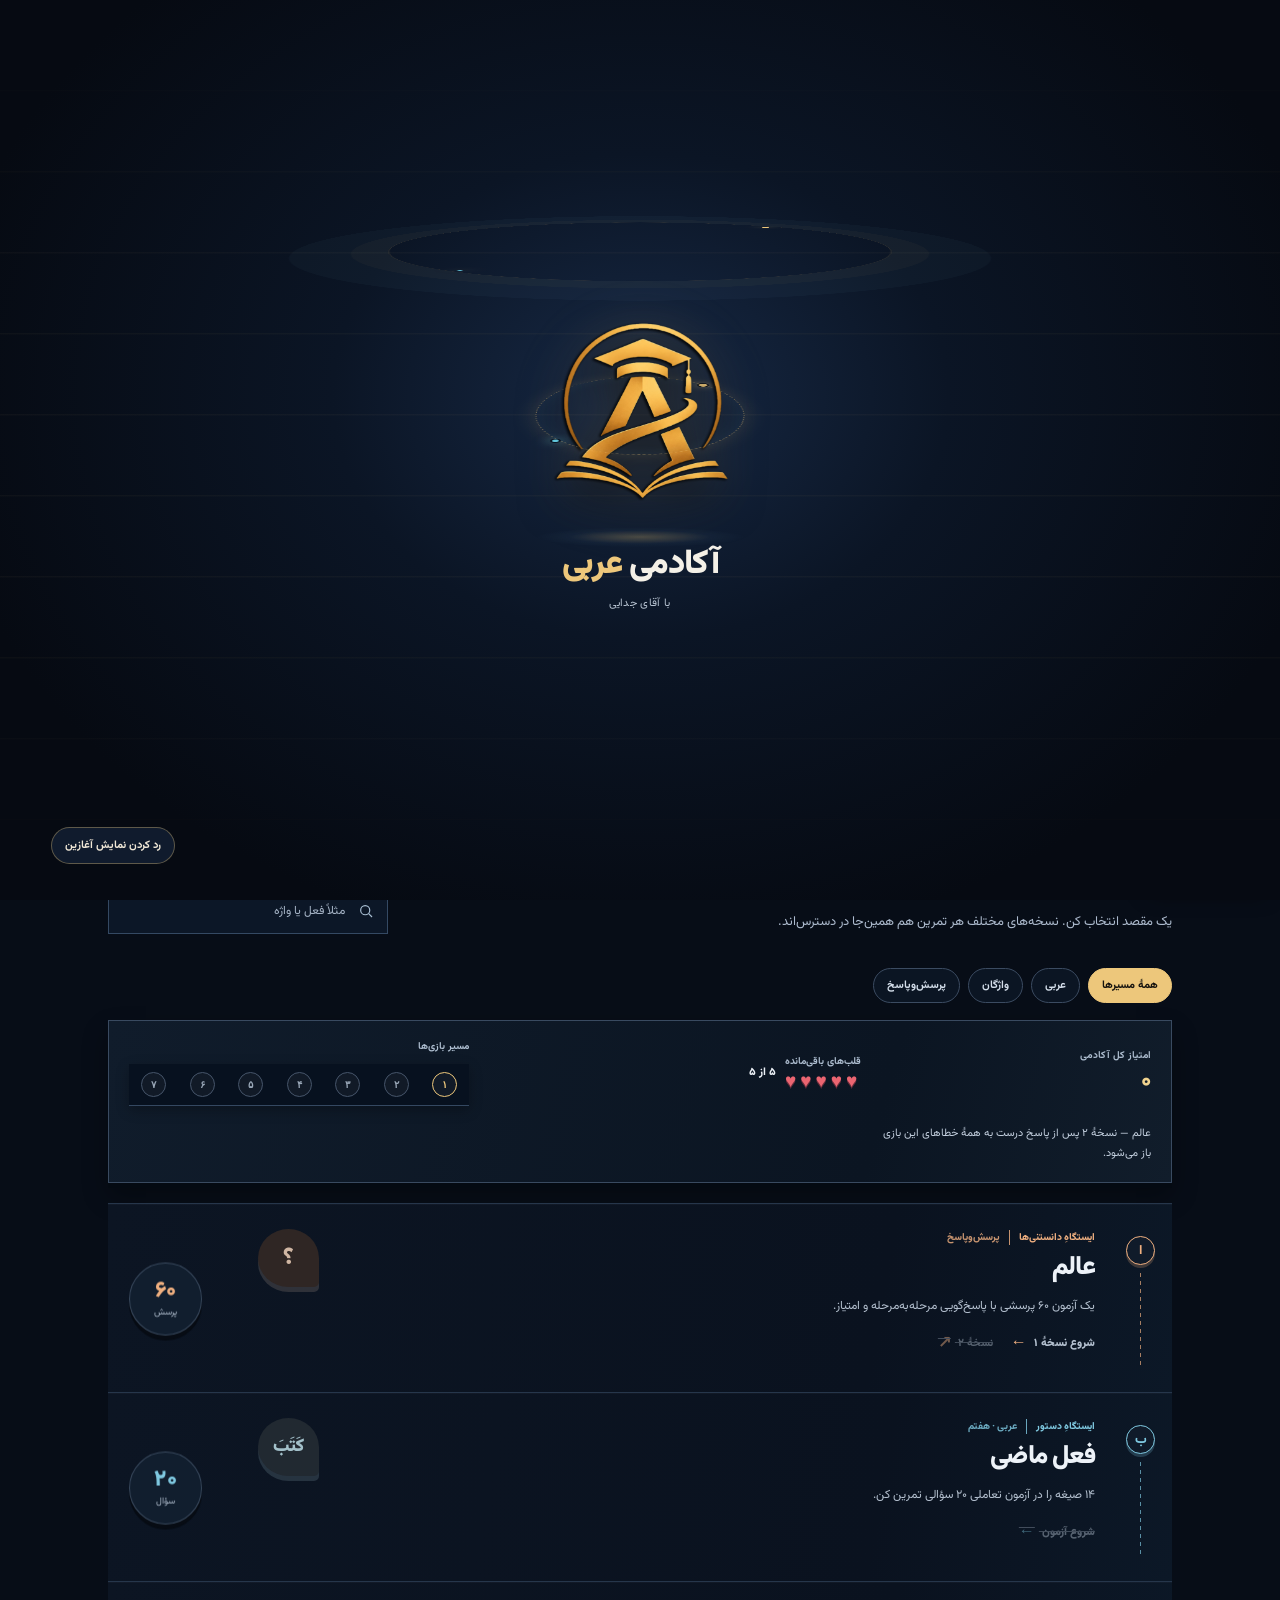
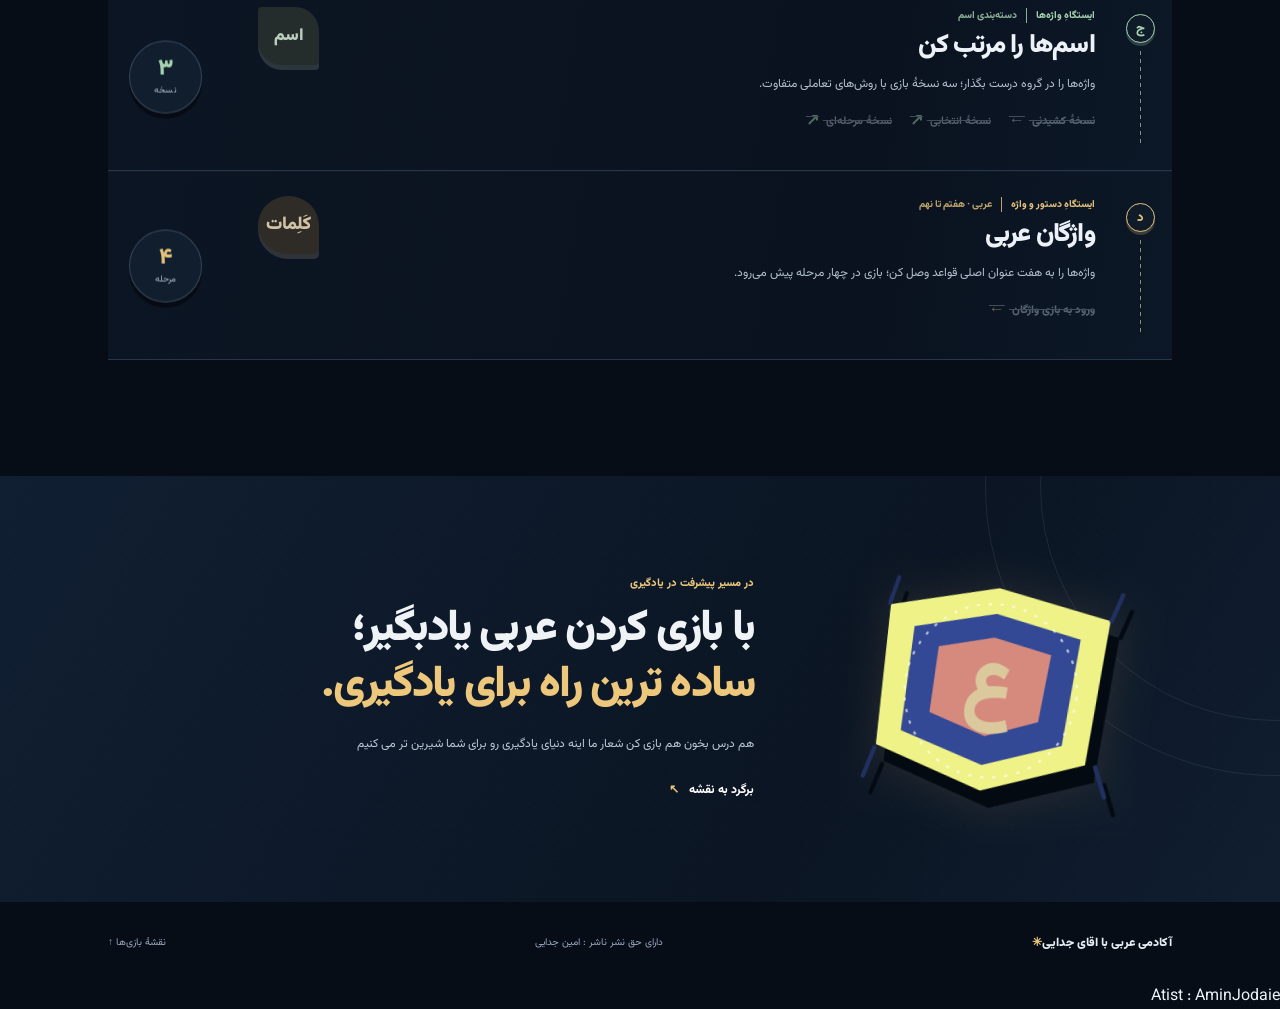
<file: Arabic Academy/index.html>
<!--
THESIS: آکادمی جدایی اتاق مطالعه‌ای زنده برای بازی‌های عربی است؛ نه فهرستی از کارت‌های هم‌شکل.
OWN-WORLD: چوبِ تیره، فلزِ لاجوردی و ورقِ طلایی، با دفترهای برجسته و ابزار نوشتاریِ شناور، سراسر تجربه را می‌سازند.
STORY: دانش‌آموز یک بازی را از میز آکادمی برمی‌دارد و همان بازیِ اصلی را بی‌وقفه انجام می‌دهد.
FIRST VIEWPORT: لوگوی طلایی در آغاز می‌چرخد و می‌نشیند؛ سپس نام آکادمی و میزِ بازی‌های سه‌بعدی با اقدامِ آغازِ روشن آشکار می‌شود.
FORM: بازطراحیِ اتاق مطالعهٔ سه‌بعدی با CSS؛ هفت بازی اصلی، فارسی و راست‌به‌چپ، با حرکتِ سبک و رعایتِ کاهش حرکت.
-->
<!doctype html>
<html lang="fa" dir="rtl">
<head>
  <meta charset="utf-8">
  <meta name="viewport" content="width=device-width, initial-scale=1">
  <meta name="theme-color" content="#080f1d">
  <meta name="description" content="بازی‌های آموزشی و تمرین عربی با منابع استاد غلامحسین جدایی؛ اتاق مطالعهٔ سه‌بعدی آکادمی جدایی.">
  <title>آکادمی جدایی | بازی‌های آموزشی عربی</title>
  <link rel="icon" href="favicon.svg" type="image/svg+xml">
  <link rel="stylesheet" href="styles.css">
  <link rel="stylesheet" href="academy-progress.css">
  <script src="academy-progress.js" defer></script>
  <script src="app.js" defer></script>
</head>
<body>
  <div class="academy-loader" id="academy-loader" role="status" aria-label="آکادمی عربی با آقای جدایی در حال آماده‌شدن است">
    <div class="loader-orbit" aria-hidden="true"></div>
    <div class="loader-logo-wrap">
      <span class="loader-floor" aria-hidden="true"></span>
      <span class="loader-seal-orbit" aria-hidden="true"></span>
      <img class="loader-logo" src="assets/academy-logo.png" alt="نشان آکادمی عربی">
    </div>
    <p class="loader-name">آکادمی <span>عربی</span></p>
    <p class="loader-caption">با آقای جدایی</p>
    <button class="loader-skip" id="loader-skip" type="button">رد کردن نمایش آغازین</button>
  </div>
  <div id="page-home">
    <header class="site-header">
      <a class="brand" href="#" aria-label="آکادمی جدایی، صفحهٔ اصلی">
        <span class="brand-mark" aria-hidden="true">
          <img src="assets/academy-logo.png" alt="">
        </span>
        <span><strong>آکادمی</strong><small>جدایی</small></span>
      </a>
      <nav class="main-nav" aria-label="پیمایش اصلی">
        <a href="#atlas">نقشهٔ بازی‌ها</a>
        <a href="#about">دربارهٔ آکادمی</a>
      </nav>
      <a class="header-cta" href="#atlas">پیدا کردن بازی <span aria-hidden="true">↙</span></a>
    </header>

    <main>
      <section class="hero" aria-labelledby="hero-title">
        <div class="study-desk" aria-hidden="true">
          <span class="study-desk-edge"></span>
        </div>
        <div class="floating-study-set" aria-hidden="true">
          <div class="study-book study-book-large"><span>قواعد</span><i></i></div>
          <div class="study-book study-book-small"><span>عربي</span><i></i></div>
          <div class="study-pencil"><i></i></div>
          <div class="study-pencil study-pencil-blue"><i></i></div>
          <span class="study-orbit study-orbit-one"></span>
          <span class="study-orbit study-orbit-two"></span>
        </div>
        <div class="hero-copy">
          <p class="hero-stamp"><span aria-hidden="true"></span>هم بازی هم درس با اکادمی عربی اقای جدایی</p>
          <h1 id="hero-title">عربی را<br><em>بازی کن.</em></h1>
          <p class="hero-description">از فعل ماضی تا دسته‌بندی واژه‌ها؛ مسیر بعدی‌ات را پیدا کن و همان‌جا بازی را شروع کن.</p>
          <div class="hero-actions">
            <a class="button button-sun" href="#atlas">دیدن نقشهٔ بازی‌ها <span aria-hidden="true">←</span></a>
            <a class="text-link" href="#about">آشنایی با آکادمی <span aria-hidden="true">↙</span></a>
          </div>
          <p class="hero-byline">با محتوای آموزشیِ استاد غلامحسین جدایی</p>
        </div>

        <div class="atlas-illustration" id="atlas-illustration">
          <div class="atlas-topline"><span>نقشهٔ تمرین</span><span>۴ مسیر <i aria-hidden="true">✳</i></span></div>
          <svg class="atlas-map" id="atlas-map" viewBox="0 0 760 410" role="group" aria-labelledby="map-title map-description">
            <title id="map-title">نقشهٔ چهار مسیر بازی در آکادمی جدایی</title>
            <desc id="map-description">مسیرهای دانستنی‌ها، فعل ماضی، دسته‌بندی اسم‌ها و واژگان عربی؛ برای باز کردن هر بازی روی نام آن بزنید.</desc>
            <defs>
              <pattern id="atlas-dots" width="22" height="22" patternUnits="userSpaceOnUse">
                <circle cx="2" cy="2" r="1.2" fill="#fff" opacity=".23"/>
              </pattern>
              <filter id="route-shadow" x="-30%" y="-30%" width="160%" height="160%">
                <feDropShadow dx="0" dy="6" stdDeviation="5" flood-color="#102b92" flood-opacity=".28"/>
              </filter>
            </defs>
            <path d="M0 0h760v410H0z" fill="url(#atlas-dots)"/>
            <path class="map-route map-route-sun" d="M75 290c72-4 94-100 186-93s96 99 191 79 105-104 224-89" />
            <path class="map-route map-route-coral" d="M78 290c85 12 106 88 212 78s94-95 183-92 110 86 206 45" />
            <path class="map-route map-route-dash" d="M80 290c105 1 111-110 197-104s103 119 197 82 114-80 210-81" />

            <g class="map-compass" transform="translate(675 74)" aria-hidden="true">
              <circle r="30" fill="#19379f" stroke="#ffffff" stroke-opacity=".44"/>
              <path d="M0-21 6 0 0 21-6 0 0-21Z" fill="#f1f845"/>
              <path d="m-21 0 21-6 21 6-21 6-21-6Z" fill="#ff806c"/>
              <circle r="4" fill="#fff"/>
            </g>

            <a class="map-stop stop-world" href="#atlas" data-launch-game="world-1" aria-label="شروع بازی پرسش‌وپاسخ عالم، نسخهٔ ۱">
              <circle class="stop-ring" cx="85" cy="289" r="43"/>
              <circle class="stop-core" cx="85" cy="289" r="34"/>
              <text class="stop-symbol" x="85" y="300" text-anchor="middle">؟</text>
              <text class="stop-label" x="85" y="352" text-anchor="middle">عالم</text>
              <text class="stop-small" x="85" y="374" text-anchor="middle">پرسش‌وپاسخ</text>
            </a>
            <a class="map-stop stop-past" href="#atlas" data-launch-game="past" aria-label="شروع آزمون فعل ماضی پایه هفتم">
              <circle class="stop-ring" cx="276" cy="197" r="43"/>
              <circle class="stop-core" cx="276" cy="197" r="34"/>
              <text class="stop-symbol arabic-symbol" x="276" y="208" text-anchor="middle">كَتَبَ</text>
              <text class="stop-label" x="276" y="123" text-anchor="middle">فعل ماضی</text>
              <text class="stop-small" x="276" y="145" text-anchor="middle">۱۴ صیغه · پایهٔ هفتم</text>
            </a>
            <a class="map-stop stop-nouns" href="#atlas" data-launch-game="noun-drag" aria-label="شروع بازی دسته‌بندی اسم‌ها، نسخهٔ ۱">
              <circle class="stop-ring" cx="464" cy="276" r="43"/>
              <circle class="stop-core" cx="464" cy="276" r="34"/>
              <text class="stop-symbol" x="464" y="287" text-anchor="middle">اسم</text>
              <text class="stop-label" x="464" y="341" text-anchor="middle">دسته‌بندی اسم‌ها</text>
              <text class="stop-small" x="464" y="363" text-anchor="middle">بازیِ واژه‌ها</text>
            </a>
            <a class="map-stop stop-vocab" href="#atlas" data-launch-game="vocab" aria-label="شروع بازی دسته‌بندی واژگان عربی">
              <circle class="stop-ring" cx="670" cy="188" r="43"/>
              <circle class="stop-core" cx="670" cy="188" r="34"/>
              <text class="stop-symbol arabic-symbol" x="670" y="199" text-anchor="middle">عَرَبِيّ</text>
              <text class="stop-label" x="670" y="254" text-anchor="middle">واژگان عربی</text>
              <text class="stop-small" x="670" y="276" text-anchor="middle">هفتم تا نهم</text>
            </a>
            <g class="map-island" transform="translate(374 55)" aria-hidden="true">
              <path d="M0 0c23-16 59-10 72 10 12 18-1 41-25 45-25 5-57-5-59-26C-14 17-10 7 0 0Z" fill="#fa7966"/>
              <text x="26" y="28" text-anchor="middle" class="island-letter">ا</text>
            </g>
            <text class="map-coordinate" x="36" y="38">۳۵° کلمه · ۰۲° دستور</text>
          </svg>
          <div class="atlas-legend"><span><b></b> مسیرهای تمرین</span><span>برای ورود، یک ایستگاه را انتخاب کن <i aria-hidden="true">↗</i></span></div>
        </div>
        <div class="hero-edge" aria-hidden="true"><span>ا</span><span>ب</span><span>ج</span><span>د</span></div>
      </section>

      <section class="route-section" id="atlas" aria-labelledby="atlas-title">
        <div class="section-intro">
          <div>
            <p class="section-label"><span>اطلسِ آکادمی</span><span class="section-spark" aria-hidden="true">✳</span></p>
            <h2 id="atlas-title">نقشهٔ بازی‌ها</h2>
            <p class="section-description">یک مقصد انتخاب کن. نسخه‌های مختلف هر تمرین هم همین‌جا در دسترس‌اند.</p>
          </div>
          <label class="search-box">
            <span class="sr-only">جست‌وجو میان بازی‌ها</span>
            <svg viewBox="0 0 24 24" aria-hidden="true"><circle cx="10.8" cy="10.8" r="6.8"/><path d="m16 16 5 5"/></svg>
            <input id="game-search" type="search" placeholder="مثلاً فعل یا واژه" autocomplete="off">
          </label>
        </div>

        <div class="filter-row" role="group" aria-label="دسته‌بندی بازی‌ها">
          <button class="filter-button is-active" type="button" data-filter="all" aria-pressed="true">همهٔ مسیرها</button>
          <button class="filter-button" type="button" data-filter="arabic" aria-pressed="false">عربی</button>
          <button class="filter-button" type="button" data-filter="words" aria-pressed="false">واژگان</button>
          <button class="filter-button" type="button" data-filter="quiz" aria-pressed="false">پرسش‌وپاسخ</button>
        </div>

        <section class="academy-progress-overview" id="academy-progress-overview" aria-label="پیشرفت و قلب‌های آکادمی">
          <div>
            <span class="academy-overview-label">امتیاز کل آکادمی</span>
            <strong class="academy-overview-score" id="academy-progress-score">۰</strong>
          </div>
          <div class="academy-overview-hearts">
            <div>
              <span class="academy-overview-label">قلب‌های باقی‌مانده</span>
              <div class="academy-heart-list" id="academy-heart-list" aria-hidden="true"></div>
            </div>
            <span class="academy-heart-count" id="academy-heart-count">۵ از ۵</span>
          </div>
          <div class="academy-journey-wrap">
            <span class="academy-overview-label">مسیر بازی‌ها</span>
            <div class="academy-game-progress" id="academy-game-progress" aria-label="پیشرفت در هفت بازی"></div>
          </div>
          <p class="academy-progress-message" id="academy-progress-message" role="status" aria-live="polite"></p>
        </section>

        <div class="route-list" id="route-list">
          <article class="route-entry entry-world" data-category="quiz" data-search="عالم پرسش پاسخ دانستنی سوال ۶۰">
            <div class="entry-route" aria-hidden="true"><span class="entry-index">ا</span><span class="entry-line"></span><span class="entry-pin"></span></div>
            <div class="entry-content">
              <div class="entry-heading">
                <div><p class="entry-type">ایستگاهِ دانستنی‌ها <span>پرسش‌وپاسخ</span></p><h3>عالم</h3></div>
                <span class="entry-glyph" aria-hidden="true">؟</span>
              </div>
              <p class="entry-summary">یک آزمون ۶۰ پرسشی با پاسخ‌گویی مرحله‌به‌مرحله و امتیاز.</p>
              <div class="entry-actions">
                <button class="launch-link launch-primary" type="button" data-launch-game="world-1">شروع نسخهٔ ۱ <span aria-hidden="true">←</span></button>
                <button class="launch-link" type="button" data-launch-game="world-2">نسخهٔ ۲ <span aria-hidden="true">↗</span></button>
              </div>
            </div>
            <div class="entry-note"><span>۶۰</span><small>پرسش</small></div>
          </article>

          <article class="route-entry entry-past" data-category="arabic" data-search="فعل ماضی عربی پایه هفتم صیغه آزمون">
            <div class="entry-route" aria-hidden="true"><span class="entry-index">ب</span><span class="entry-line"></span><span class="entry-pin"></span></div>
            <div class="entry-content">
              <div class="entry-heading">
                <div><p class="entry-type">ایستگاهِ دستور <span>عربی · هفتم</span></p><h3>فعل ماضی</h3></div>
                <span class="entry-glyph arabic-glyph" aria-hidden="true">كَتَبَ</span>
              </div>
              <p class="entry-summary">۱۴ صیغه را در آزمون تعاملی ۲۰ سؤالی تمرین کن.</p>
              <div class="entry-actions"><button class="launch-link launch-primary" type="button" data-launch-game="past">شروع آزمون <span aria-hidden="true">←</span></button></div>
            </div>
            <div class="entry-note"><span>۲۰</span><small>سؤال</small></div>
          </article>

          <article class="route-entry entry-nouns" data-category="words" data-search="اسم واژه دسته بندی کلمه درگ انتخاب جایگذاری">
            <div class="entry-route" aria-hidden="true"><span class="entry-index">ج</span><span class="entry-line"></span><span class="entry-pin"></span></div>
            <div class="entry-content">
              <div class="entry-heading">
                <div><p class="entry-type">ایستگاهِ واژه‌ها <span>دسته‌بندی اسم</span></p><h3>اسم‌ها را مرتب کن</h3></div>
                <span class="entry-glyph entry-glyph-block" aria-hidden="true">اسم</span>
              </div>
              <p class="entry-summary">واژه‌ها را در گروه درست بگذار؛ سه نسخهٔ بازی با روش‌های تعاملی متفاوت.</p>
              <div class="entry-actions">
                <button class="launch-link launch-primary" type="button" data-launch-game="noun-drag">نسخهٔ کشیدنی <span aria-hidden="true">←</span></button>
                <button class="launch-link" type="button" data-launch-game="noun-tap">نسخهٔ انتخابی <span aria-hidden="true">↗</span></button>
                <button class="launch-link" type="button" data-launch-game="noun-continue">نسخهٔ مرحله‌ای <span aria-hidden="true">↗</span></button>
              </div>
            </div>
            <div class="entry-note"><span>۳</span><small>نسخه</small></div>
          </article>

          <article class="route-entry entry-vocab" data-category="arabic words" data-search="عربی لغات واژگان پایه هفتم هشتم نهم مراحل قواعد">
            <div class="entry-route" aria-hidden="true"><span class="entry-index">د</span><span class="entry-line"></span><span class="entry-pin"></span></div>
            <div class="entry-content">
              <div class="entry-heading">
                <div><p class="entry-type">ایستگاهِ دستور و واژه <span>عربی · هفتم تا نهم</span></p><h3>واژگان عربی</h3></div>
                <span class="entry-glyph arabic-glyph" aria-hidden="true">كَلِمات</span>
              </div>
              <p class="entry-summary">واژه‌ها را به هفت عنوان اصلی قواعد وصل کن؛ بازی در چهار مرحله پیش می‌رود.</p>
              <div class="entry-actions"><button class="launch-link launch-primary" type="button" data-launch-game="vocab">ورود به بازی واژگان <span aria-hidden="true">←</span></button></div>
            </div>
            <div class="entry-note"><span>۴</span><small>مرحله</small></div>
          </article>
        </div>
        <p class="empty-state" id="empty-state" hidden>بازی‌ای با این عبارت پیدا نشد. واژهٔ دیگری را جست‌وجو کن.</p>
      </section>

      <section class="about-section" id="about" aria-labelledby="about-title">
        <div class="about-mark" aria-hidden="true">
          <svg viewBox="0 0 240 210">
            <path d="M17 34 118 12l103 23-11 130-91 32-101-32L17 34Z" fill="#f1f845"/>
            <path d="m42 53 76-17 78 18-8 96-70 24-78-24 2-97Z" fill="#2448c8"/>
            <path d="m67 70 51-12 53 12-6 61-47 17-53-17 2-61Z" fill="#ff806c"/>
            <text x="118" y="121" text-anchor="middle" direction="rtl">ع</text>
            <path d="m16 33 6-25M222 35l8-24M17 168l-8 27M219 166l10 25" stroke="#17307f" stroke-width="4" stroke-linecap="round"/>
            <circle cx="118" cy="106" r="79" fill="none" stroke="#fff" stroke-width="2" stroke-dasharray="3 8" opacity=".65"/>
          </svg>
        </div>
        <div class="about-copy">
          <p class="section-label">در مسیر پیشرفت در یادگیری</p>
          <h2 id="about-title">با بازی کردن عربی یادبگیر؛<br><span>ساده ترین راه برای یادگیری.</span></h2>
          <p>هم درس بخون هم بازی کن  شعار ما اینه  دنیای یادگیری رو برای شما شیرین تر می کنیم</p>
          <a class="about-link" href="#atlas">برگرد به نقشه <span aria-hidden="true">↖</span></a>
        </div>
        <span class="about-orbit orbit-one" aria-hidden="true"></span>
        <span class="about-orbit orbit-two" aria-hidden="true"></span>
      </section>
    </main>

    <footer class="site-footer">
      <a class="footer-brand" href="#">آکادمی عربی با اقای جدایی<span aria-hidden="true">✳</span></a>
      <p>دارای حق نشر ناشر : امین جدایی</p>
      <a href="#atlas">نقشهٔ بازی‌ها ↑</a>
    </footer>
  </div>

  <main class="game-stage" id="game-stage" hidden aria-labelledby="game-title">
    <header class="game-toolbar">
      <button class="back-button" id="back-home" type="button"><span aria-hidden="true">→</span> بازگشت به نقشه</button>
      <a class="brand game-brand" href="#" aria-label="آکادمی جدایی">
        <span class="brand-mark" aria-hidden="true">
          <img src="assets/academy-logo.png" alt="">
        </span>
        <span><strong>آکادمی</strong><small>جدایی</small></span>
      </a>
      <a class="game-direct-link" id="game-direct-link" href="#" target="_blank" rel="noopener">باز کردن جداگانه <span aria-hidden="true">↗</span></a>
    </header>
    <div class="game-heading">
      <p id="game-category">مسیر بازی</p>
      <h1 id="game-title">عنوان بازی</h1>
      <p id="game-description"></p>
    </div>
    <div class="game-frame-wrap">
      <div class="game-props" aria-hidden="true">
        <span class="game-prop-book game-prop-book-one"><i>عربي</i></span>
        <span class="game-prop-pencil game-prop-pencil-one"></span>
        <span class="game-prop-book game-prop-book-two"><i>قواعد</i></span>
        <span class="game-prop-pencil game-prop-pencil-two"></span>
      </div>
      <div class="game-loading" id="game-loading" role="status">
        <span id="game-loading-message">در حال آماده‌کردن بازی…</span>
        <button id="game-retry" type="button" hidden>تلاش دوباره</button>
        <a id="game-fallback-link" href="#" target="_blank" rel="noopener" hidden>بازی را در صفحه‌ای جداگانه باز کن ↗</a>
      </div>
      <iframe id="game-frame" title="بازی آموزشی" loading="eager" allow="autoplay"></iframe>
    </div>
    <p class="game-help">بازی داخل آکادمی اجرا می‌شود. برای بازگشت به انتخاب بازی‌ها، از دکمهٔ بالای صفحه استفاده کن.</p>
  </main>
  <div class="music-dock">
    <button class="music-toggle" id="music-toggle" type="button" aria-pressed="false" aria-label="پخش موسیقی زمینه">
      <span class="music-note" aria-hidden="true">♪</span>
      <span id="music-label">پخش موسیقی</span>
    </button>
    <audio id="academy-music" preload="none" loop>
      <source src="assets/academy-background-music.mp3" type="audio/mpeg">
    </audio>
    <span class="sr-only" id="music-status" role="status" aria-live="polite"></span>
  </div>
</body>
</html>
<html>
  <print>Atist : AminJodaie</print>
</html>
</file>
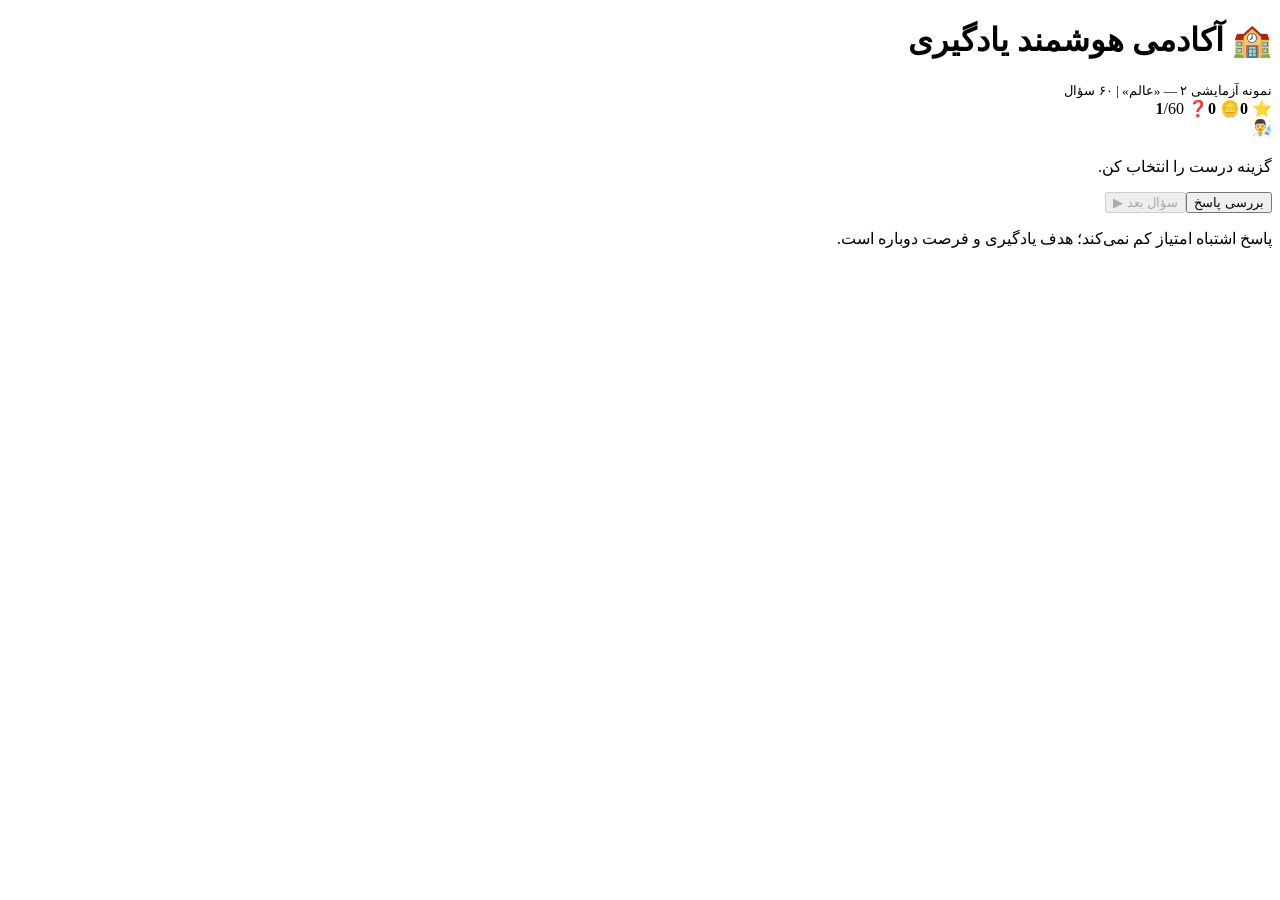
<file: Arabic Academy/منابع/1.html>
<!doctype html><html lang="fa" dir="rtl"><meta charset="utf-8"><meta name="viewport" content="width=device-width,initial-scale=1">
<title>آکادمی هوشمند یادگیری - عالم</title>
<link rel="stylesheet" href="1.css" data-academy-game-style><link rel="stylesheet" href="../academy-progress.css"><body data-academy-game-id="world-1"><div id="fx"></div><div class="app"><header><div><h1>🏫 آکادمی هوشمند یادگیری</h1><small>نمونه آزمایشی ۲ — «عالم» | ۶۰ سؤال</small></div>


<div class="stats"><span class="badge">⭐ <b id="score">0</b></span><span class="badge">🪙 <b id="coins">0</b></span><span class="badge">❓ <b id="num">1</b>/60</span></div></header><main><div class="progress"><div class="bar" id="bar"></div></div><section id="game"><div class="mission"><div class="pic" id="pic">👨‍🔬</div><h2 id="q"></h2><p>گزینه درست را انتخاب کن.</p></div><div class="cards" id="cards"></div><div class="feedback" id="fb"></div><div class="actions"><button id="check">بررسی پاسخ</button><button id="next" disabled>سؤال بعد ▶</button></div><p class="note">پاسخ اشتباه امتیاز کم نمی‌کند؛ هدف یادگیری و فرصت دوباره است.</p></section><section id="final" class="final" style="display:none"><div class="pic">🎉⭐⚽🏆</div><h2>همه ۶۰ سؤال کامل شد!</h2><p>امتیاز: <b id="fs"></b> ⭐ &nbsp; سکه: <b id="fc"></b> 🪙</p><p>تشویق اصلی از صدای ارسالی شما استفاده می‌کند و فقط بخش کوتاه ابتدایی آن پخش می‌شود.</p><button onclick="location.reload()">اجرای دوباره</button></section></main></div>
<script src="1.js" defer></script></body></html>
</file>
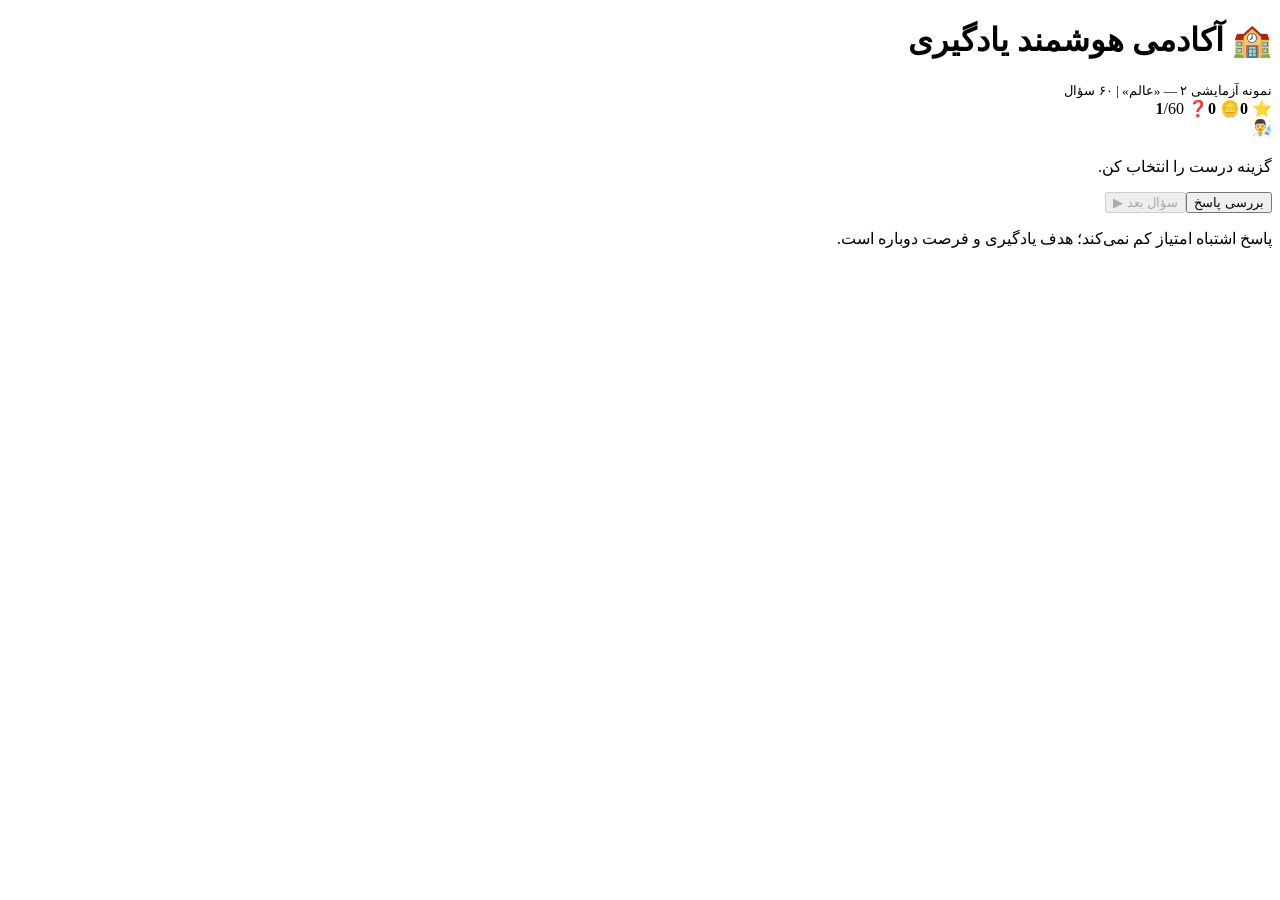
<file: Arabic Academy/منابع/2.html>
<!doctype html><html lang="fa" dir="rtl"><meta charset="utf-8"><meta name="viewport" content="width=device-width,initial-scale=1">
<title>آکادمی هوشمند یادگیری - عالم</title>
<link rel="stylesheet" href="2.css" data-academy-game-style><link rel="stylesheet" href="../academy-progress.css"><body data-academy-game-id="world-2"><div id="fx"></div><div class="app"><header><div><h1>🏫 آکادمی هوشمند یادگیری</h1><small>نمونه آزمایشی ۲ — «عالم» | ۶۰ سؤال</small></div><div class="stats"><span class="badge">⭐ <b id="score">0</b></span><span class="badge">🪙 <b id="coins">0</b></span><span class="badge">❓ <b id="num">1</b>/60</span></div></header><main><div class="progress"><div class="bar" id="bar"></div></div><section id="game"><div class="mission"><div class="pic" id="pic">👨‍🔬</div><h2 id="q"></h2><p>گزینه درست را انتخاب کن.</p></div><div class="cards" id="cards"></div><div class="feedback" id="fb"></div><div class="actions"><button id="check">بررسی پاسخ</button><button id="next" disabled>سؤال بعد ▶</button></div><p class="note">پاسخ اشتباه امتیاز کم نمی‌کند؛ هدف یادگیری و فرصت دوباره است.</p></section><section id="final" class="final" style="display:none"><div class="pic">🎉⭐⚽🏆</div><h2>همه ۶۰ سؤال کامل شد!</h2><p>امتیاز: <b id="fs"></b> ⭐ &nbsp; سکه: <b id="fc"></b> 🪙</p><button onclick="location.reload()">اجرای دوباره</button></section></main></div>

</body></html>
<script src="2.js" defer></script>
</file>
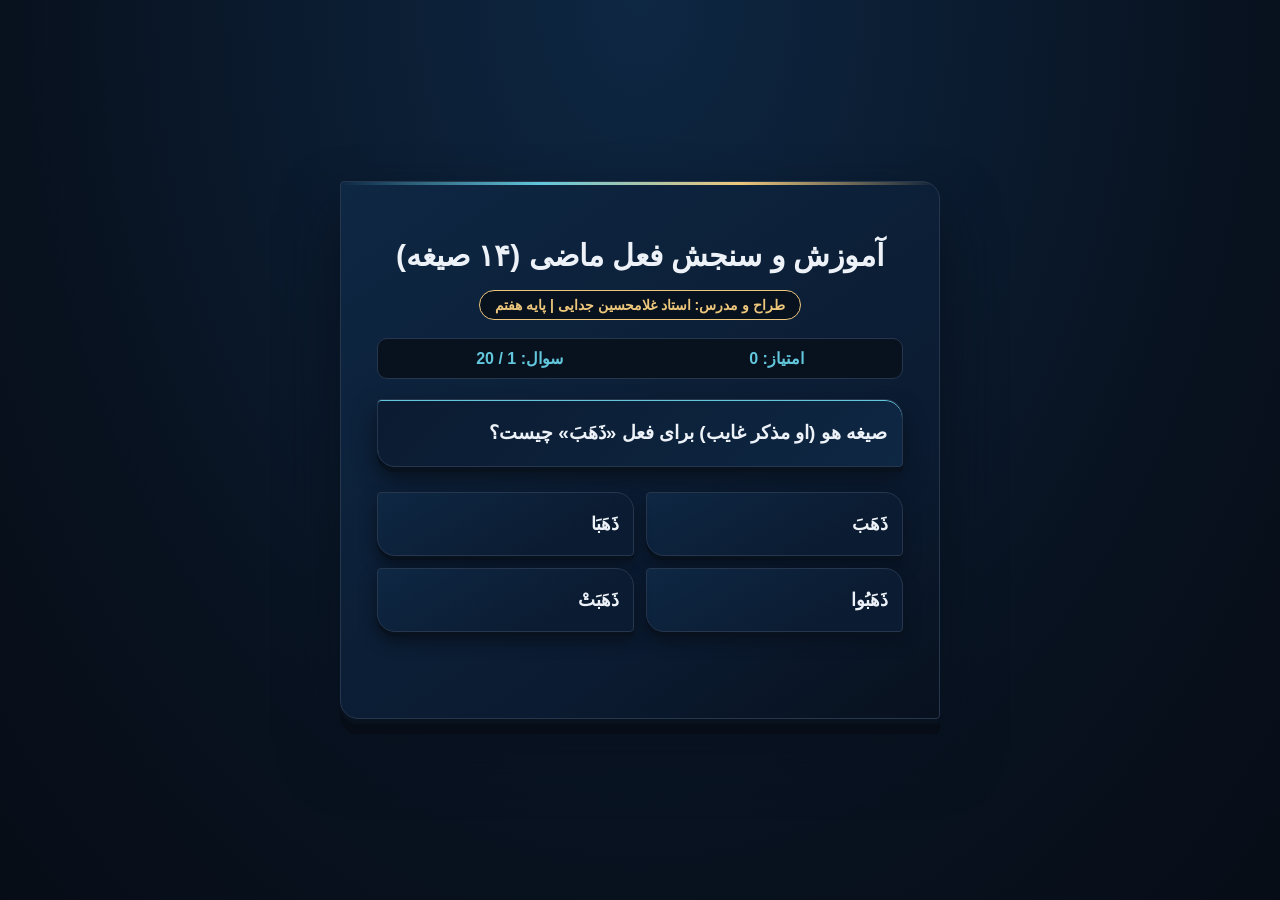
<file: Arabic Academy/منابع/3.html>
<!DOCTYPE html>
<html lang="fa" dir="rtl">
<head>
    <meta charset="UTF-8">
    <meta name="viewport" content="width=device-width, initial-scale=1.0">
    <title>آزمون تعاملی فعل ماضی - پایه هفتم</title>
    <link rel="stylesheet" href="3.css" data-academy-game-style>
    <link rel="stylesheet" href="../academy-progress.css">
</head>
<body data-academy-game-id="past">
    <div class="container" id="app">
        <h1>آموزش و سنجش فعل ماضی (۱۴ صیغه)</h1>
        <div class="teacher-badge">طراح و مدرس: استاد غلامحسین جدایی | پایه هفتم</div>
        
        <div class="stats">
            <div>امتیاز: <span id="score">0</span></div>
            <div>سوال: <span id="question-num">1</span> / <span id="total-q">20</span></div>
        </div>

        <div class="question-box" id="question-text">در حال بارگذاری سوال...</div>

        <div class="options" id="options-container"></div>

        <div class="feedback" id="feedback"></div>
        <button class="next-btn" id="next-btn" onclick="nextQuestion()">سوال بعدی ⬅</button>
    </div>

    <script src="3.js" defer></script>
</body>
</html>
</file>
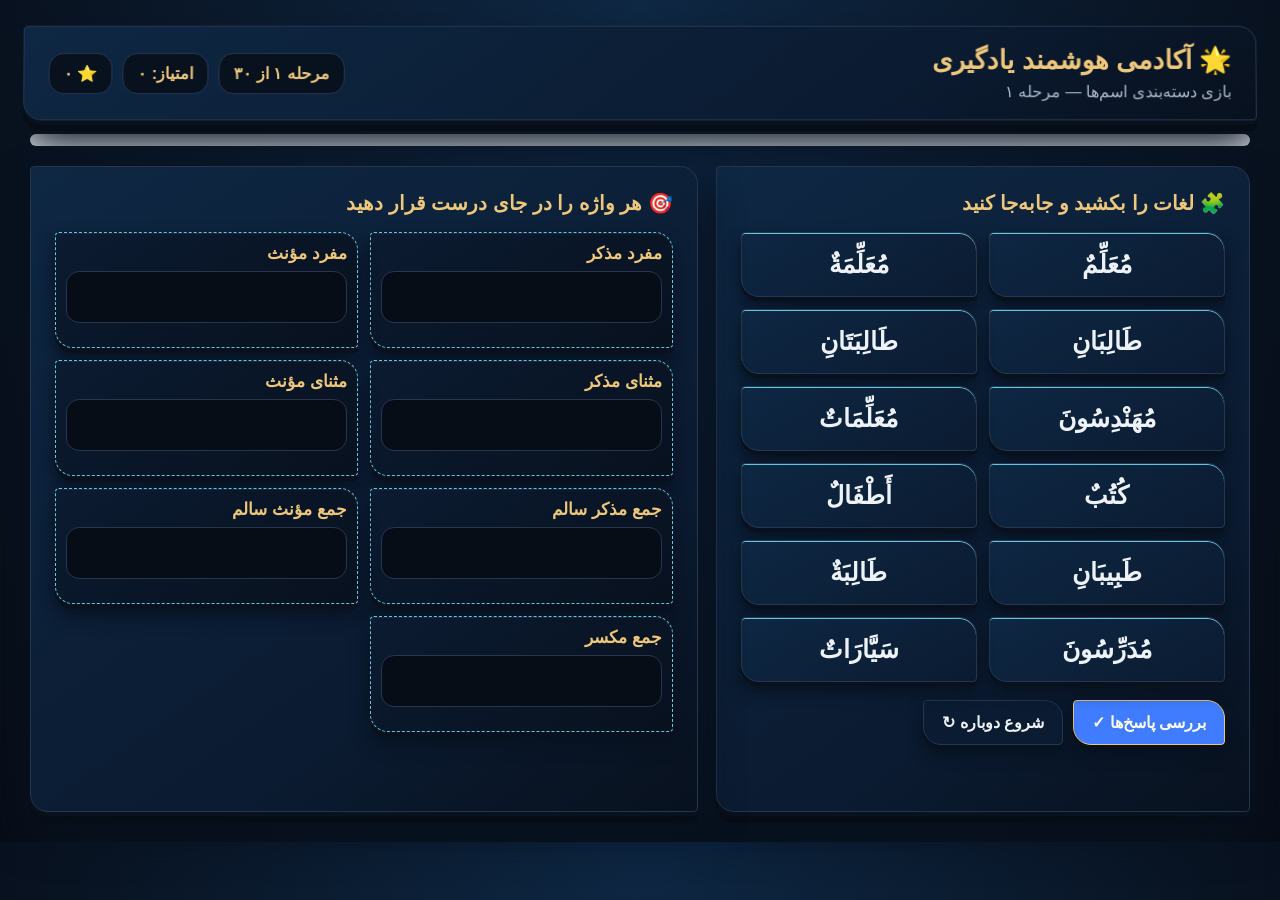
<file: Arabic Academy/منابع/4.html>
<!DOCTYPE html>
<html lang="fa" dir="rtl">
<head>
<meta charset="UTF-8">
<meta name="viewport" content="width=device-width, initial-scale=1.0">
<title>آکادمی هوشمند یادگیری | مرحله ۱</title>
<link rel="stylesheet" href="4.css" data-academy-game-style>
<link rel="stylesheet" href="../academy-progress.css">
</head>
<body data-academy-game-id="noun-drag">
<div class="app">
<header>
  <div>
    <h1>🌟 آکادمی هوشمند یادگیری</h1>
    <div class="subtitle">بازی دسته‌بندی اسم‌ها — مرحله ۱</div>
  </div>
  <div class="badges">
    <div class="badge">مرحله ۱ از ۳۰</div>
    <div class="badge">امتیاز: <span id="score">۰</span></div>
    <div class="badge">⭐ <span id="starCount">۰</span></div>
  </div>
</header>

<div class="progress"><span id="bar"></span></div>

<section class="board">
  <div class="panel">
    <h2>🧩 لغات را بکشید و جابه‌جا کنید</h2>
    <div class="words" id="words"></div>
    <div class="controls">
      <button id="check">بررسی پاسخ‌ها ✓</button>
      <button id="reset">شروع دوباره ↻</button>
    </div>
    <div id="message"></div>
  </div>

  <div class="panel">
    <h2>🎯 هر واژه را در جای درست قرار دهید</h2>
    <div class="categories" id="categories"></div>
  </div>
</section>
</div>

<div class="overlay" id="overlay">
  <div class="success">
    <div class="stars">⭐⭐⭐⭐⭐</div>
    <h2>آفرین! فوق‌العاده بود! 🎉</h2>
    <p>همه واژه‌ها را درست دسته‌بندی کردی.</p>
    <p>امتیاز این مرحله: <b id="finalScore">۰</b></p>
    <button id="next" style="background:#3f7cff;color:white">مرحله بعد 🚀</button>
  </div>
</div>
<div class="rain" id="rain"></div>

<script src="4.js" defer></script>
</body>
</html>
</file>
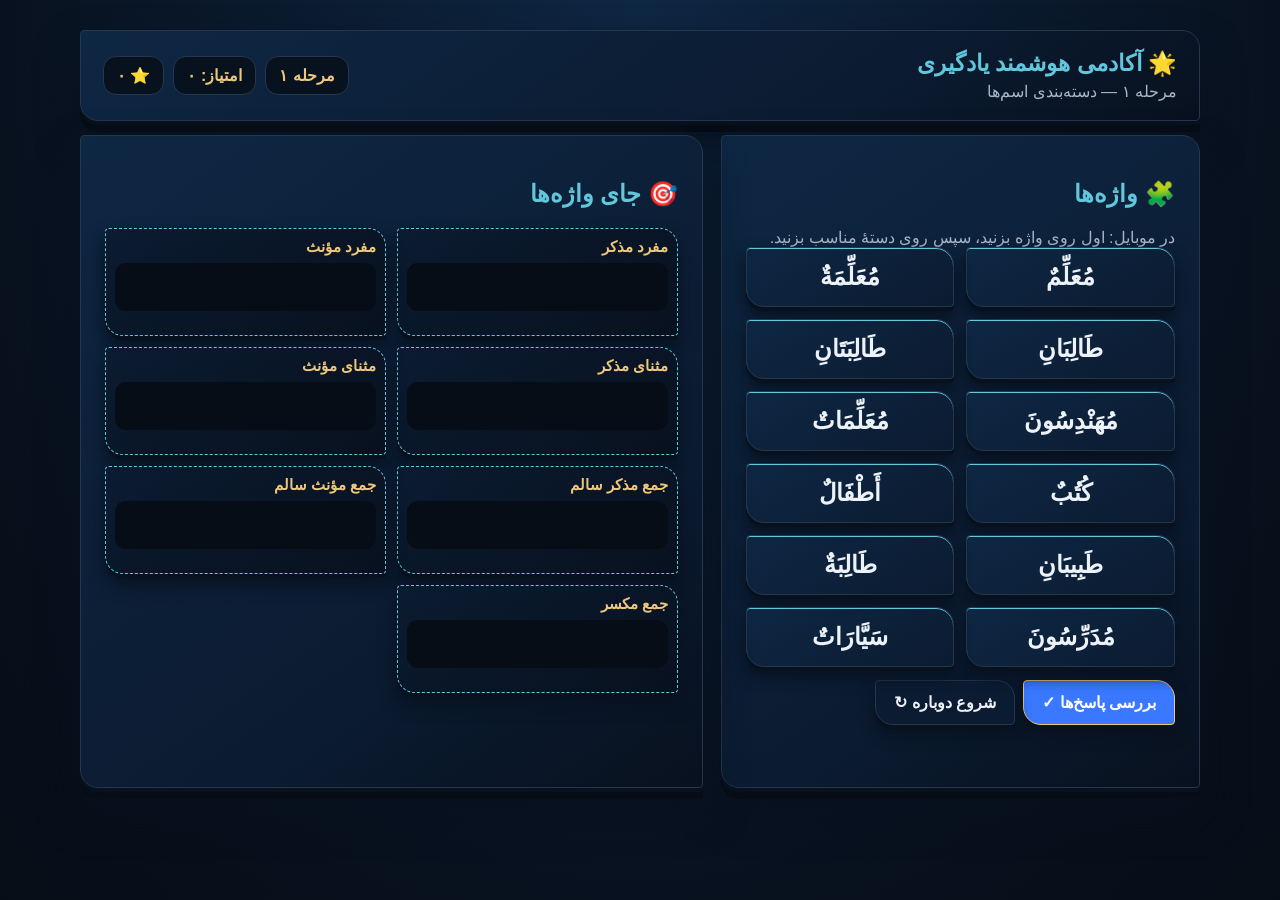
<file: Arabic Academy/منابع/5.html>
<!doctype html>
<html lang="fa" dir="rtl">
<head>
<meta charset="utf-8">
<meta name="viewport" content="width=device-width,initial-scale=1">
<title>آکادمی هوشمند یادگیری - مرحله ۱</title>
<link rel="stylesheet" href="5.css" data-academy-game-style>
<link rel="stylesheet" href="../academy-progress.css">
</head>
<body data-academy-game-id="noun-tap">
<div class="wrap">
<header>
<div><h1>🌟 آکادمی هوشمند یادگیری</h1><div class="small">مرحله ۱ — دسته‌بندی اسم‌ها</div></div>
<div class="stats"><div class="stat">مرحله ۱</div><div class="stat">امتیاز: <span id="score">۰</span></div><div class="stat">⭐ <span id="stars">۰</span></div></div>
</header>

<div class="grid">
<section class="panel">
<h2>🧩 واژه‌ها</h2>
<div class="small">در موبایل: اول روی واژه بزنید، سپس روی دستهٔ مناسب بزنید.</div>
<div id="words" class="words"></div>
<div class="actions"><button id="check">بررسی پاسخ‌ها ✓</button><button id="reset">شروع دوباره ↻</button></div>
<div id="msg"></div>
</section>

<section class="panel">
<h2>🎯 جای واژه‌ها</h2>
<div id="cats" class="categories"></div>
</section>
</div>
</div>

<div id="overlay" class="overlay"><div class="card">
<div class="stars">⭐⭐⭐⭐⭐</div><h2>آفرین! 🎉</h2>
<p>همهٔ واژه‌ها را درست دسته‌بندی کردی.</p><h3>امتیاز: <span id="final">۰</span></h3>
<button id="next" style="background:#3978ff;color:white">مرحله بعد 🚀</button>
</div></div><div id="rain" class="rain"></div>

<script src="5.js" defer></script>
</body></html>
</file>
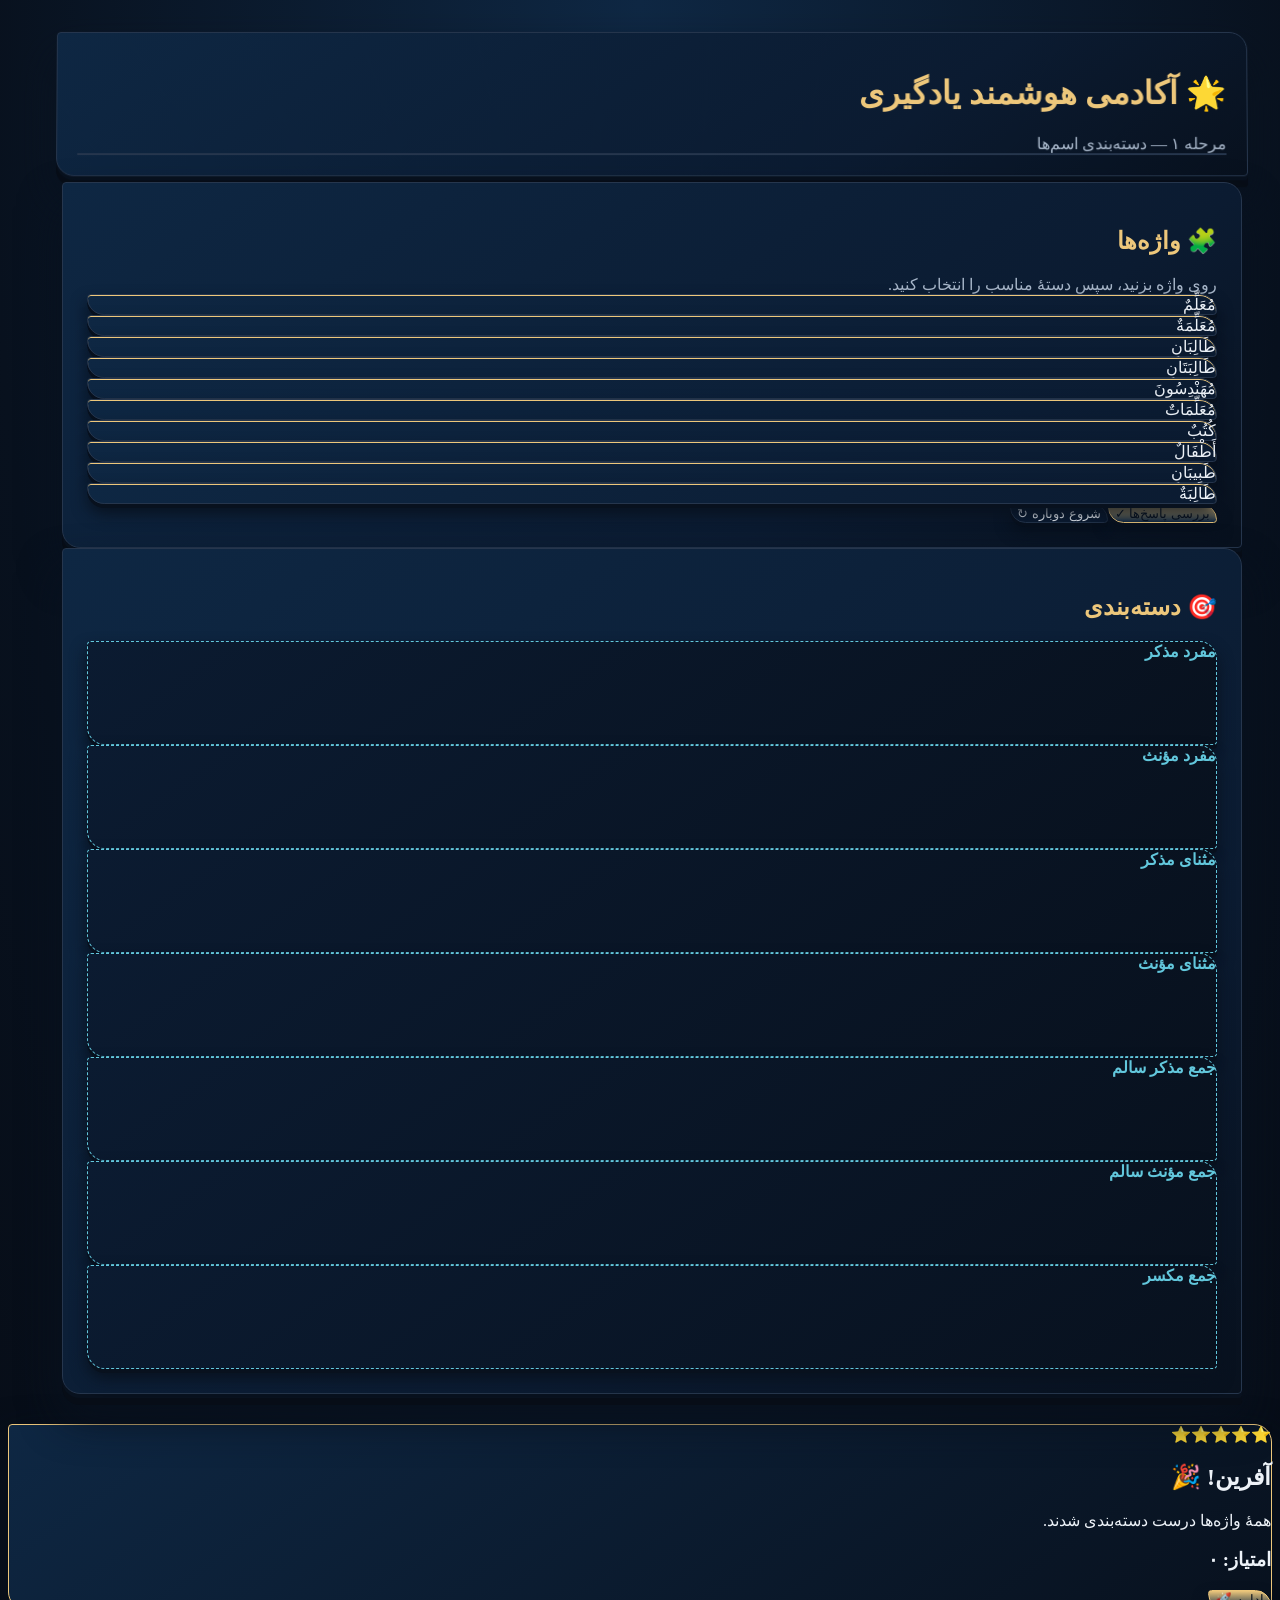
<file: Arabic Academy/منابع/6.html>
<!doctype html><html lang="fa" dir="rtl"><head><meta charset="utf-8"><meta name="viewport" content="width=device-width,initial-scale=1">
<title>آکادمی هوشمند یادگیری - مرحله ۱</title>
<link rel="stylesheet" href="6.css" data-academy-game-style><link rel="stylesheet" href="../academy-progress.css"></head><body data-academy-game-id="noun-continue"><div class="wrap">
<header><h1>🌟 آکادمی هوشمند یادگیری</h1><div class="sub">مرحله ۱ — دسته‌بندی اسم‌ها</div><div class="progress"><i id="bar"></i></div></header>
<div class="grid"><section class="panel"><h2>🧩 واژه‌ها</h2><div class="sub">روی واژه بزنید، سپس دستهٔ مناسب را انتخاب کنید.</div><div id="words" class="words"></div><div class="actions"><button class="check" onclick="check()">بررسی پاسخ‌ها ✓</button><button class="reset" onclick="start()">شروع دوباره ↻</button></div><div id="msg"></div></section>
<section class="panel"><h2>🎯 دسته‌بندی</h2><div id="cats" class="cats"></div></section></div></div>
<div id="overlay" class="overlay"><div class="success"><div class="stars">⭐⭐⭐⭐⭐</div><h2>آفرین! 🎉</h2><p>همهٔ واژه‌ها درست دسته‌بندی شدند.</p><h3>امتیاز: <span id="final">۰</span></h3><button class="check" onclick="closeWin()">ادامه 🚀</button></div></div>
<script src="6.js" defer></script></body></html>
</file>
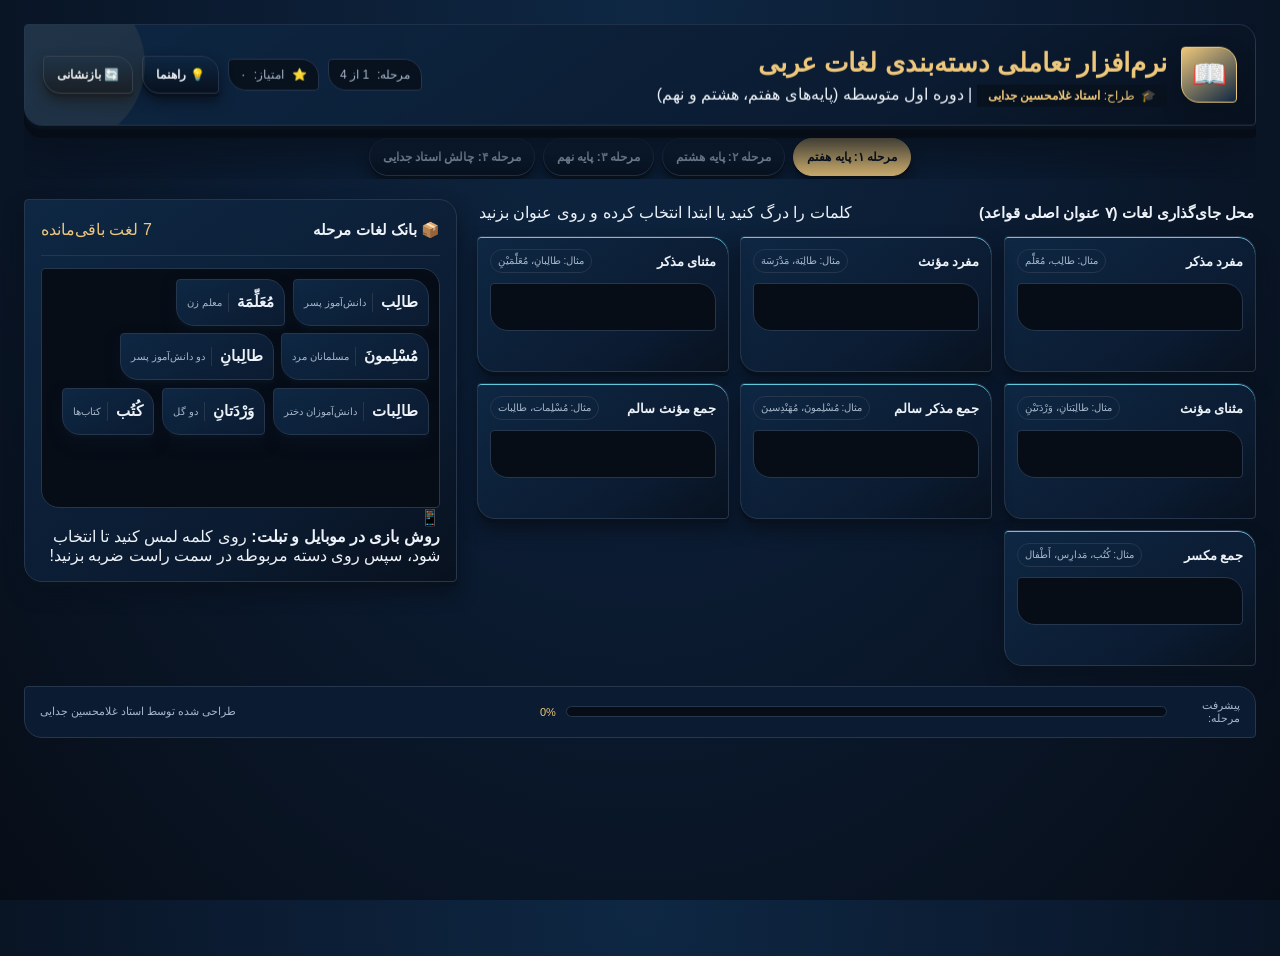
<file: Arabic Academy/منابع/7.html>
<!DOCTYPE html>
<html lang="fa" dir="rtl">
<head>
    <meta charset="UTF-8">
    <meta name="viewport" content="width=device-width, initial-scale=1.0">
    <title>آموزش تعاملی لغات عربی - طراح: استاد غلامحسین جدایی</title>
    <link rel="stylesheet" href="7.css" data-academy-game-style>
    <link rel="stylesheet" href="../academy-progress.css">
</head>
<body data-academy-game-id="vocab" class="text-slate-100 min-h-screen flex flex-col justify-between p-2 md:p-5 overflow-x-hidden">

    <!-- Fullscreen Star Rain Celebration Canvas -->
    <canvas id="starCanvas"></canvas>

    <header class="w-full max-w-7xl mx-auto mb-4">
        <div class="glass-panel rounded-2xl p-4 flex flex-col lg:flex-row items-center justify-between gap-4 shadow-2xl relative overflow-hidden">
            
            <!-- Top Decorative Ambient Glow -->
            <div class="absolute -top-10 -right-10 w-40 h-40 bg-amber-500/10 rounded-full blur-2xl pointer-events-none"></div>

            <!-- Title & Designer Credit Section -->
            <div class="flex items-center gap-4">
                <div class="w-14 h-14 rounded-2xl bg-gradient-to-tr from-amber-500 via-yellow-400 to-amber-200 flex items-center justify-center text-3xl shadow-lg shadow-amber-500/20 shrink-0">
                    📖
                </div>
                <div>
                    <h1>
                        نرم‌افزار تعاملی دسته‌بندی لغات عربی
                    </h1>
                    
                    <!-- PROMINENT DESIGNER DISPLAY -->
                    <div class="mt-1 flex items-center gap-2">
                        <span class="designer-badge px-3 py-0.5 rounded-full text-xs md:text-sm font-black text-amber-300 flex items-center gap-1.5">
                            <span>🎓</span>
                            <span>طراح: <strong class="text-white">استاد غلامحسین جدایی</strong></span>
                        </span>
                        <span class="text-xs text-slate-400 hidden sm:inline">| دوره اول متوسطه (پایه‌های هفتم، هشتم و نهم)</span>
                    </div>
                </div>
            </div>

            <!-- Header Controls & Status -->
            <div class="flex items-center flex-wrap justify-center gap-2.5 w-full lg:w-auto">
                <!-- Level Badge -->
                <div class="bg-slate-900/80 border border-slate-700/70 rounded-xl px-3.5 py-2 flex items-center gap-2">
                    <span class="text-xs text-slate-400 font-semibold">مرحله:</span>
                    <span id="levelBadge" class="text-sm font-black text-amber-400">۱ از ۴</span>
                </div>

                <!-- Star Score Counter -->
                <div class="bg-slate-900/80 border border-slate-700/70 rounded-xl px-3.5 py-2 flex items-center gap-2">
                    <span class="text-amber-400 text-base">⭐</span>
                    <span class="text-xs text-slate-400 font-semibold">امتیاز:</span>
                    <span id="totalStars" class="text-sm font-black text-amber-300">۰</span>
                </div>

                <!-- Action Control Buttons -->
                
                <button onclick="showHint()" title="راهنمایی" class="px-3 py-2.5 rounded-xl bg-slate-800 hover:bg-slate-700 border border-slate-700 text-yellow-300 text-xs font-bold transition-all active:scale-95 flex items-center gap-1">
                    💡 <span>راهنما</span>
                </button>
                <button onclick="resetCurrentLevel()" title="شروع مجدد مرحله" class="px-3 py-2.5 rounded-xl bg-slate-800 hover:bg-slate-700 border border-slate-700 text-sky-300 text-xs font-bold transition-all active:scale-95 flex items-center gap-1">
                    🔄 <span>بازنشانی</span>
                </button>
            </div>
        </div>

        <!-- Level Selector Tabs -->
        <div id="levelTabs" class="flex items-center justify-start sm:justify-center gap-2 mt-3 overflow-x-auto pb-1">
            <!-- Tabs injected dynamically -->
        </div>
    </header>

    <main class="w-full max-w-7xl mx-auto flex-1 grid grid-cols-1 lg:grid-cols-12 gap-5 items-start my-1">
        
        <!-- Drop Target Categories Grid (7 Boxes) -->
        <section class="lg:col-span-8 space-y-3">
            <div class="flex items-center justify-between px-1">
                <h2 class="text-sm font-bold text-slate-200 flex items-center gap-2">
                    <span class="w-2.5 h-2.5 rounded-full bg-emerald-400 animate-pulse"></span>
                    محل جای‌گذاری لغات (۷ عنوان اصلی قواعد)
                </h2>
                <span class="text-xs text-slate-400 hidden sm:inline">کلمات را درگ کنید یا ابتدا انتخاب کرده و روی عنوان بزنید</span>
            </div>

            <!-- Categories Grid Container -->
            <div id="categoriesGrid" class="grid grid-cols-1 sm:grid-cols-2 lg:grid-cols-3 gap-3">
                <!-- Drop zones rendered dynamically -->
            </div>
        </section>

        <!-- Word Bank Pool Panel -->
        <section class="lg:col-span-4 space-y-3">
            <div class="glass-panel rounded-2xl p-4 border border-amber-500/20 shadow-xl relative">
                
                <div class="flex items-center justify-between mb-3 border-b border-slate-700/60 pb-3">
                    <h2 class="text-sm font-extrabold text-amber-300 flex items-center gap-2">
                        <span>📦</span> بانک لغات مرحله
                    </h2>
                    <span id="remainingWordsCount" class="text-xs bg-amber-500/20 border border-amber-500/40 text-amber-200 px-2.5 py-1 rounded-full font-bold">
                        ۰ لغت باقی‌مانده
                    </span>
                </div>

                <!-- Word Card Container -->
                <div id="wordPool" class="flex flex-wrap gap-2 min-h-[240px] max-h-[480px] overflow-y-auto p-2.5 bg-slate-950/50 rounded-xl border border-slate-800/80 items-start align-content-start">
                    <!-- Word cards populated dynamically -->
                </div>

                <!-- Touch Guidance Box -->
                <div class="mt-3 p-3 bg-amber-950/30 rounded-xl border border-amber-500/20 text-xs text-amber-200/90 leading-relaxed flex items-start gap-2">
                    <span class="text-base">📱</span>
                    <div>
                        <strong class="block text-amber-300 font-bold mb-0.5">روش بازی در موبایل و تبلت:</strong>
                        روی کلمه لمس کنید تا انتخاب شود، سپس روی دسته مربوطه در سمت راست ضربه بزنید!
                    </div>
                </div>

            </div>
        </section>
    </main>

    <!-- Footer Progress Bar -->
    <footer class="w-full max-w-7xl mx-auto mt-3">
        <div class="glass-panel rounded-xl p-3 flex flex-col sm:flex-row items-center justify-between gap-3 text-xs text-slate-300">
            <div class="flex items-center gap-3 w-full sm:w-2/3">
                <span class="font-bold whitespace-nowrap">پیشرفت مرحله:</span>
                <div class="w-full bg-slate-800 rounded-full h-3 overflow-hidden border border-slate-700">
                    <div id="progressBar" class="bg-gradient-to-r from-amber-500 via-yellow-400 to-emerald-400 h-full w-0 transition-all duration-500 ease-out"></div>
                </div>
                <span id="progressPercent" class="font-bold text-amber-400 min-w-[35px]">0%</span>
            </div>
            <div class="flex items-center gap-2 text-slate-400 font-semibold">
                <span>طراحی شده توسط استاد غلامحسین جدایی</span>
            </div>
        </div>
    </footer>

    <!-- Victory Popup Modal -->
    <div id="victoryModal" class="fixed inset-0 bg-slate-950/85 backdrop-blur-md flex items-center justify-center p-4 z-50 hidden opacity-0 transition-opacity duration-300">
        <div class="glass-panel bg-slate-900/95 border border-amber-500/50 rounded-3xl p-6 sm:p-8 max-w-md w-full text-center shadow-2xl relative transform scale-90 transition-transform duration-300" id="victoryModalContent">
            
            <!-- Trophy Badge Icon -->
            <div class="absolute">
                🏆
            </div>

            <div class="mt-8 space-y-4">
                <h3>
                    آفرین! مرحله با موفقیت تکمیل شد
                </h3>

                <!-- DESIGNER ACKNOWLEDGEMENT IN VICTORY MODAL -->
                <div class="bg-amber-500/10 border border-amber-500/30 rounded-xl p-3 text-xs text-amber-200 leading-relaxed font-semibold">
                    ✨ با سپاس ویژه از <strong class="text-white font-black text-sm">استاد غلامحسین جدایی</strong> بابت طراحی و برنامه‌ریزی این نرم‌افزار آموزشی ارزشمند.
                </div>

                <p id="victoryMessage" class="text-xs text-slate-300">
                    شما تمامی کلمات این مرحله را با موفقیت در جایگاه قواعدی خود قرار دادید.
                </p>

                <!-- Animated Stars Display -->
                <div class="flex justify-center items-center gap-2 py-2 text-4xl">
                    <span id="star1" class="transform scale-0 transition-all duration-300">⭐</span>
                    <span id="star2" class="transform scale-0 transition-all duration-300 delay-150">⭐</span>
                    <span id="star3" class="transform scale-0 transition-all duration-300 delay-300">⭐</span>
                </div>

                <!-- Score Stats Box -->
                <div class="bg-slate-800/80 rounded-xl p-3 border border-slate-700 text-xs space-y-1.5 text-slate-300">
                    <div class="flex justify-between">
                        <span>تعداد خطا در مرحله:</span>
                        <span id="modalErrors" class="font-bold text-amber-400">۰</span>
                    </div>
                    <div class="flex justify-between">
                        <span>امتیاز کسب شده:</span>
                        <span id="modalScore" class="font-bold text-emerald-400">+۱۵۰</span>
                    </div>
                </div>

                <!-- Modal Action Buttons -->
                <div class="flex items-center gap-3 pt-2">
                    <button onclick="restartModalLevel()" class="flex-1 py-3 px-4 rounded-xl bg-slate-800 hover:bg-slate-700 text-slate-200 font-bold text-xs transition-all border border-slate-700 active:scale-95">
                        🔄 تکرار مرحله
                    </button>
                    <button id="nextLevelBtn" onclick="goToNextLevel()" class="flex-1 py-3 px-4 rounded-xl bg-gradient-to-r from-amber-500 to-yellow-500 hover:from-amber-600 hover:to-yellow-600 text-slate-950 font-black text-xs shadow-lg shadow-amber-500/20 transition-all active:scale-95">
                        مرحله بعدی 🚀
                    </button>
                </div>
            </div>
        </div>
    </div>

    <!-- Notification Toast Message -->
    <div id="toast" class="fixed bottom-6 left-1/2 -translate-x-1/2 px-5 py-3 rounded-xl bg-slate-900/95 border border-amber-500/40 text-slate-100 text-xs md:text-sm shadow-2xl z-50 transition-all duration-300 transform translate-y-20 opacity-0 pointer-events-none flex items-center gap-2">
        <span id="toastIcon">💡</span>
        <span id="toastText">پیام راهنما</span>
    </div>

    <script src="7.js" defer></script>
</body>
</html>
</file>
<file: Arabic Academy/styles.css>
@import url("https://fonts.googleapis.com/css2?family=Vazirmatn:wght@400;500;600;700;800;900&display=swap");

:root {
  color-scheme: dark;
  --blue: #0b1b31;
  --blue-deep: #0e2743;
  --blue-ink: #08111e;
  --sun: #edc77b;
  --coral: #62c7dc;
  --mint: #98d3d3;
  --paper: #070d17;
  --ink: #edf2f8;
  --muted: #a8b7ca;
  --line: #26364d;
  --font: "Vazirmatn", Tahoma, sans-serif;
}

* { box-sizing: border-box; }
html { overflow-x: clip; scroll-behavior: smooth; scroll-padding-top: 88px; }
body { margin: 0; background: var(--paper); color: var(--ink); font-family: var(--font); }
button, input { font: inherit; }
button, a { -webkit-tap-highlight-color: transparent; }
a { color: inherit; text-decoration: none; }
button:focus-visible, a:focus-visible, input:focus-visible { outline: 3px solid var(--sun); outline-offset: 4px; }
[hidden] { display: none !important; }
.sr-only { position: absolute; width: 1px; height: 1px; padding: 0; margin: -1px; overflow: hidden; clip: rect(0, 0, 0, 0); white-space: nowrap; border: 0; }

.site-header {
  height: 78px; max-width: 1440px; padding: 0 6.1%; margin: auto; display: flex;
  align-items: center; justify-content: space-between; position: relative; z-index: 2;
  color: #fff; background: var(--blue);
}
#page-home { background: var(--paper); }
.site-header::before { content: ""; position: absolute; inset: 0 calc((100vw - 100%) / -2); background: var(--blue); z-index: -1; }
.brand { display: inline-flex; align-items: center; gap: 9px; font-size: 15px; font-weight: 800; line-height: 1.2; }
.brand > span:last-child { display: grid; gap: 3px; }
.brand strong { font-size: 15px; }
.brand small { font-size: 11px; font-weight: 500; opacity: .78; }
.brand-mark { width: 37px; height: 37px; color: var(--sun); display: block; }
.brand-mark svg { width: 100%; height: 100%; }
.main-nav { display: flex; gap: clamp(22px, 4vw, 52px); color: #e2e9ff; font-size: 13px; font-weight: 600; }
.main-nav a, .header-cta, .text-link, .site-footer a { transition: color .2s ease, background-color .2s ease, transform .2s ease; }
.main-nav a:hover { color: var(--sun); }
.header-cta { border: 1px solid #ffffff70; border-radius: 999px; padding: 9px 15px; color: #fff; font-size: 12px; font-weight: 700; }
.header-cta span { color: var(--sun); margin-inline-start: 7px; }
.header-cta:hover { color: var(--blue-ink); background: var(--sun); border-color: var(--sun); }

.hero { min-height: 616px; max-width: 1440px; margin: auto; padding: 42px 6.1% 58px; color: #fff; background: var(--blue); position: relative; display: grid; grid-template-columns: minmax(300px, .83fr) minmax(480px, 1.17fr); align-items: center; gap: clamp(28px, 5vw, 76px); overflow: hidden; }
.hero::before { content: ""; position: absolute; width: 500px; height: 500px; border: 1px solid #ffffff16; border-radius: 50%; right: -245px; top: -185px; box-shadow: 0 0 0 48px #ffffff08, 0 0 0 96px #ffffff06; pointer-events: none; }
.hero::after { content: ""; position: absolute; inset-inline-start: -300px; bottom: -390px; width: 560px; height: 560px; border: 1px solid #ffffff20; border-radius: 50%; pointer-events: none; }
.hero-copy { max-width: 450px; padding-bottom: 13px; position: relative; z-index: 1; }
.hero-stamp { display: flex; gap: 10px; align-items: center; margin: 0 0 24px; color: #e2e9ff; font-size: 12px; font-weight: 700; letter-spacing: .01em; }
.hero-stamp span { width: 7px; height: 7px; background: var(--sun); border-radius: 50%; box-shadow: 0 0 0 5px #edc77b22; }
.hero h1 { margin: 0; font-size: clamp(59px, 7.4vw, 96px); line-height: 1.06; letter-spacing: -.04em; font-weight: 900; }
.hero h1 em { font-style: normal; color: var(--sun); }
.hero-description { max-width: 360px; margin: 22px 0 27px; color: #e4e9ff; font-size: 15px; line-height: 2.1; }
.hero-actions { display: flex; align-items: center; gap: 23px; flex-wrap: wrap; }
.button { min-height: 48px; padding: 11px 18px; display: inline-flex; align-items: center; gap: 15px; border-radius: 4px 18px 4px 18px; font-size: 13px; font-weight: 800; transition: transform .22s cubic-bezier(.2,.8,.2,1), background-color .2s ease; }
.button:hover { transform: translateY(-3px); }
.button-sun { color: var(--blue-ink); background: var(--sun); box-shadow: 0 7px 0 #132d7f; }
.button-sun:hover { background: #ffff77; }
.button-sun span { font-size: 18px; }
.text-link { color: #fff; font-size: 12px; font-weight: 700; }
.text-link span { margin-inline-start: 5px; color: var(--sun); }
.text-link:hover { color: var(--sun); }
.hero-byline { margin: 27px 0 0; color: #d4defd; font-size: 11px; }

.atlas-illustration { width: 100%; min-width: 0; padding: 17px 21px 14px; border: 1px solid #ffffff42; background: linear-gradient(145deg, #2e56d6, #1736a2 76%); position: relative; z-index: 1; transform: perspective(1250px) rotateX(calc(7deg + var(--tilt-y, 0deg))) rotateY(calc(-4deg + var(--tilt-x, 0deg))) rotateZ(-1deg); transform-style: preserve-3d; transition: transform 380ms cubic-bezier(.16, 1, .3, 1), box-shadow 380ms ease; box-shadow: 13px 17px 0 #102c85, 0 34px 48px #0c1e6350; }
.atlas-illustration::before { content: ""; position: absolute; inset: 10px; border: 1px solid #fff2; pointer-events: none; transform: translateZ(8px); }
.atlas-topline, .atlas-map, .atlas-legend { transform: translateZ(14px); transform-style: preserve-3d; }
.atlas-topline, .atlas-legend { position: relative; }
.atlas-map { filter: drop-shadow(0 9px 6px #10256735); }
.atlas-topline, .atlas-legend { display: flex; justify-content: space-between; align-items: center; color: #eff3ff; font-size: 10px; font-weight: 700; }
.atlas-topline { padding: 1px 5px 8px; border-bottom: 1px solid #ffffff35; }
.atlas-topline i { color: var(--sun); font-style: normal; font-size: 15px; margin-inline-start: 5px; }
.atlas-map { width: 100%; height: auto; display: block; overflow: visible; }
.map-route { fill: none; stroke-linecap: round; stroke-linejoin: round; stroke-width: 5px; filter: url(#route-shadow); }
.map-route-sun { stroke: var(--sun); stroke-dasharray: 26 13; animation: atlas-current 9s linear infinite; }
.map-route-coral { stroke: var(--coral); stroke-width: 3px; }
.map-route-coral { stroke-dasharray: 8 15; animation: atlas-current 14s linear infinite reverse; }
.map-route-dash { stroke: #fff; stroke-width: 1.4px; stroke-dasharray: 2 11; opacity: .78; animation: atlas-current 19s linear infinite; }
.map-stop { cursor: pointer; transform: translateZ(17px); transform-box: fill-box; transform-origin: center; }
.map-stop circle { transition: transform .25s cubic-bezier(.2,.8,.2,1), fill .2s ease; transform-box: fill-box; transform-origin: center; }
.stop-ring { fill: #2448c8; stroke: #fff; stroke-width: 1.5px; animation: station-glint 4.5s ease-in-out infinite; }
.stop-world .stop-ring { animation-delay: -.8s; }
.stop-past .stop-ring { animation-delay: -1.9s; }
.stop-nouns .stop-ring { animation-delay: -3.1s; }
.stop-vocab .stop-ring { animation-delay: -4s; }
.stop-core { fill: var(--sun); stroke: #183aab; stroke-width: 3px; }
.stop-symbol { fill: #17338f; font-family: var(--font); font-size: 22px; font-weight: 900; }
.arabic-symbol { font-size: 16px; }
.stop-label { fill: #fff; font-family: var(--font); font-size: 15px; font-weight: 800; }
.stop-small { fill: #e1e8ff; font-family: var(--font); font-size: 10px; font-weight: 500; }
.map-stop:hover .stop-ring, .map-stop:focus .stop-ring { transform: scale(1.12); fill: var(--coral); }
.map-stop:hover .stop-core, .map-stop:focus .stop-core { transform: scale(.88); fill: #fff; }
.map-stop:focus { outline: none; }
.map-stop:focus .stop-ring { stroke: var(--sun); stroke-width: 4px; }
.map-island { filter: drop-shadow(0 7px 0 #102c85); transform-box: fill-box; transform-origin: center; animation: island-drift 5s ease-in-out infinite; }
.island-letter { fill: #fff; font-family: var(--font); font-size: 27px; font-weight: 900; }
.map-coordinate { fill: #cdd8ff; font: 9px var(--font); }
.atlas-legend { padding: 8px 5px 0; color: #d7e0ff; font-size: 9px; }
.atlas-legend b { display: inline-block; width: 15px; height: 3px; margin-inline-end: 6px; background: var(--sun); vertical-align: middle; }
.atlas-legend i { color: var(--sun); font-style: normal; }
.atlas-illustration.is-offscreen :is(.map-route, .stop-ring, .map-island) { animation-play-state: paused; }
.hero-edge { position: absolute; inset-inline-start: 2.8%; top: 50%; display: grid; gap: 13px; color: #c9d5ff75; font-size: 10px; transform: translateY(-50%); }
.hero-edge span:nth-child(2) { color: var(--sun); }
@keyframes atlas-current { to { stroke-dashoffset: -156; } }
@keyframes station-glint { 0%, 74%, 100% { stroke-opacity: .64; filter: drop-shadow(0 0 0 transparent); } 87% { stroke-opacity: 1; filter: drop-shadow(0 0 7px #edc77bbb); } }
@keyframes island-drift { 0%, 100% { transform: translateY(0) translateZ(0); } 50% { transform: translateY(-8px) translateZ(5px); } }

.route-section { max-width: 1220px; margin: auto; padding: 106px 6.1% 116px; }
.section-intro { display: flex; align-items: end; justify-content: space-between; gap: 30px; margin-bottom: 34px; }
.section-label { display: flex; align-items: center; gap: 11px; margin: 0 0 10px; color: var(--blue); font-size: 11px; font-weight: 800; }
.section-spark { color: #ed5d46; font-size: 17px; }
.section-intro h2, .about-copy h2 { margin: 0; color: var(--ink); font-size: clamp(34px, 4vw, 51px); line-height: 1.27; letter-spacing: -.04em; font-weight: 900; }
.section-description { margin: 10px 0 0; color: var(--muted); font-size: 13px; line-height: 1.8; }
.search-box { width: min(280px, 100%); display: flex; align-items: center; gap: 11px; padding: 0 13px; border: 1px solid #c9d2e1; background: #fff; min-height: 47px; }
.search-box svg { width: 18px; height: 18px; fill: none; stroke: #536286; stroke-width: 1.8; }
.search-box input { width: 100%; min-width: 0; border: 0; outline: 0; background: transparent; color: var(--ink); font-size: 12px; }
.search-box input::placeholder { color: #596783; opacity: 1; }
.filter-row { display: flex; gap: 8px; flex-wrap: wrap; margin-bottom: 17px; }
.filter-button { padding: 8px 13px; border: 1px solid #cbd4e2; border-radius: 999px; background: transparent; color: #435273; cursor: pointer; font-size: 11px; font-weight: 700; transition: background-color .18s ease, color .18s ease, border-color .18s ease; }
.filter-button:hover { border-color: var(--blue); color: var(--blue); }
.filter-button.is-active { color: #fff; background: var(--blue); border-color: var(--blue); }
.route-list { border-top: 1px solid #cfd7e4; }
.route-entry { display: grid; grid-template-columns: 48px minmax(0, 1fr) 100px; gap: 22px; align-items: stretch; min-height: 189px; padding: 25px 7px 23px 14px; border-bottom: 1px solid #cfd7e4; --route-color: var(--blue); --entry-tint: #e5eafe; transform: perspective(1100px) translateZ(0); transform-style: preserve-3d; transition: transform 280ms cubic-bezier(.16, 1, .3, 1), background-color 220ms ease, box-shadow 280ms ease; animation: route-arrive 560ms cubic-bezier(.16, 1, .3, 1) both; }
.route-entry:nth-child(2) { animation-delay: 70ms; }
.route-entry:nth-child(3) { animation-delay: 140ms; }
.route-entry:nth-child(4) { animation-delay: 210ms; }
.route-entry:nth-child(5) { animation-delay: 280ms; }
.route-entry:hover { transform: perspective(1100px) translateZ(12px) rotateX(-.5deg); background: #fff; box-shadow: 0 10px 0 #dce3f1, 0 20px 35px #182b5f12; }
@keyframes route-arrive { from { transform: perspective(1100px) translate3d(0, 15px, -12px); } to { transform: perspective(1100px) translate3d(0, 0, 0); } }
.entry-world { --route-color: #ed604b; --entry-tint: #ffebe6; }
.entry-past { --route-color: #2461ba; --entry-tint: #e5efff; }
.entry-nouns { --route-color: #117f63; --entry-tint: #def3e9; }
.entry-vocab { --route-color: #b35600; --entry-tint: #fff0cf; }
.entry-route { display: flex; align-items: center; flex-direction: column; padding-top: 7px; }
.entry-index { width: 29px; height: 29px; border: 1px solid var(--route-color); border-radius: 50%; display: grid; place-items: center; color: var(--route-color); background: var(--paper); font-size: 13px; font-weight: 800; box-shadow: 0 3px 0 color-mix(in srgb, var(--route-color) 22%, transparent); transform: translateZ(12px); }
.entry-line { width: 1px; flex: 1; min-height: 48px; margin-top: 8px; background: repeating-linear-gradient(to bottom, var(--route-color) 0 4px, transparent 4px 8px); opacity: .68; }
.entry-pin { order: -1; position: absolute; }
.entry-content { padding: 0 0 0 14px; }
.entry-heading { display: flex; align-items: center; justify-content: space-between; gap: 18px; }
.entry-type { margin: 0 0 5px; display: flex; align-items: center; gap: 9px; color: var(--route-color); font-size: 10px; font-weight: 800; }
.entry-type span { padding-inline-start: 9px; border-inline-start: 1px solid currentColor; opacity: .82; }
.entry-heading h3 { margin: 0; font-size: 26px; font-weight: 900; letter-spacing: -.03em; line-height: 1.4; }
.entry-glyph { min-width: 61px; height: 58px; display: grid; place-items: center; border-radius: 50% 50% 5px 50%; color: var(--route-color); background: var(--entry-tint); font-size: 24px; font-weight: 900; box-shadow: 0 5px 0 color-mix(in srgb, var(--route-color) 18%, transparent); transform: translateZ(17px); transition: transform 260ms cubic-bezier(.16, 1, .3, 1); }
.route-entry:hover .entry-glyph { transform: translateZ(28px) rotate(-3deg); }
.arabic-glyph { font-size: 18px; }
.entry-glyph-block { border-radius: 4px 24px 4px 24px; font-size: 17px; }
.entry-summary { max-width: 66ch; margin: 8px 0 13px; color: #465574; font-size: 12px; line-height: 1.9; }
.entry-actions { display: flex; align-items: center; gap: 18px; flex-wrap: wrap; }
.launch-link { padding: 0; border: 0; background: transparent; color: #465574; cursor: pointer; font-size: 11px; font-weight: 700; }
.launch-link span { padding-inline-start: 4px; color: var(--route-color); font-size: 16px; vertical-align: -1px; }
.launch-link:hover { color: var(--route-color); }
.launch-primary { color: var(--route-color); font-weight: 900; }
.entry-note { width: 72px; height: 72px; place-self: center; display: grid; place-content: center; justify-items: center; border: 1px solid #d3dbe8; border-radius: 50%; color: var(--route-color); background: var(--paper); box-shadow: 0 6px 0 #dce2ec; transform: translateZ(15px); transition: transform 250ms cubic-bezier(.16, 1, .3, 1); }
.route-entry:hover .entry-note { transform: translateZ(22px) rotate(-4deg); }
.entry-note span { font-size: 22px; font-weight: 900; line-height: 1.2; }
.entry-note small { color: #52617d; font-size: 9px; }
.empty-state { margin: 0; padding: 28px 18px; border-bottom: 1px solid var(--line); color: #435273; font-size: 13px; }

.about-section { max-width: 1440px; min-height: 426px; margin: auto; padding: 69px 11%; display: grid; grid-template-columns: minmax(200px, .65fr) 1.35fr; align-items: center; gap: clamp(36px, 7vw, 100px); position: relative; overflow: hidden; color: #fff; background: #173d9f; }
.about-section::before { content: ""; position: absolute; inset: 0; background-image: radial-gradient(#ffffff24 .85px, transparent .85px); background-size: 17px 17px; opacity: .38; }
.about-mark, .about-copy { position: relative; z-index: 1; }
.about-mark { width: min(100%, 265px); margin-inline: auto; transform: perspective(800px) rotateY(-9deg) rotateX(6deg) rotate(5deg); filter: drop-shadow(12px 18px 0 #0c266c75); }
.about-mark svg { display: block; width: 100%; height: auto; overflow: visible; }
.about-mark text { fill: #173d9f; font-family: var(--font); font-size: 72px; font-weight: 900; }
.about-copy .section-label { color: var(--sun); }
.about-copy h2 { color: #fff; font-size: clamp(31px, 3.5vw, 44px); }
.about-copy h2 span { color: var(--sun); }
.about-copy > p:not(.section-label) { max-width: 64ch; margin: 17px 0 20px; color: #e1e9ff; font-size: 12px; line-height: 2.2; }
.about-link { display: inline-flex; align-items: center; gap: 10px; color: #fff; font-size: 12px; font-weight: 800; }
.about-link span { color: var(--sun); }
.about-link:hover { color: var(--sun); }
.about-orbit { position: absolute; border: 1px solid #ffffff20; border-radius: 50%; pointer-events: none; }
.orbit-one { width: 470px; height: 470px; inset-inline-start: -230px; top: -225px; }
.orbit-two { width: 580px; height: 580px; inset-inline-start: -285px; top: -280px; }
.site-footer { min-height: 82px; max-width: 1220px; padding: 20px 6.1%; margin: auto; display: flex; align-items: center; justify-content: space-between; gap: 15px; color: #53617a; font-size: 10px; }
.footer-brand { color: var(--ink); font-size: 12px; font-weight: 900; }
.footer-brand span { color: #ed604b; }
.site-footer p { margin: 0; }
.site-footer > a:last-child:hover { color: var(--blue); }

.game-stage { min-height: 100vh; padding-bottom: 26px; background: var(--paper); }
.game-toolbar { min-height: 70px; padding: 0 5.5%; display: flex; align-items: center; justify-content: space-between; color: #fff; background: var(--blue); }
.game-brand { order: 2; }
.back-button, .game-direct-link { padding: 8px 12px; border: 1px solid #ffffff70; border-radius: 999px; color: #fff; background: transparent; cursor: pointer; font-size: 11px; font-weight: 700; }
.back-button { order: 1; }
.back-button span { padding-inline-end: 7px; color: var(--sun); }
.game-direct-link { order: 3; }
.game-direct-link span { padding-inline-start: 5px; color: var(--sun); }
.back-button:hover, .game-direct-link:hover { color: var(--blue-ink); border-color: var(--sun); background: var(--sun); }
.game-heading { width: min(100% - 40px, 1100px); margin: 30px auto 19px; }
.game-heading > p:first-child { margin: 0 0 4px; color: var(--blue); font-size: 10px; font-weight: 800; }
.game-heading h1 { margin: 0; font-size: clamp(23px, 3vw, 34px); font-weight: 900; }
.game-heading > p:last-child { margin: 5px 0 0; color: #52617d; font-size: 12px; }
.game-frame-wrap { width: min(100% - 32px, 1180px); min-height: 640px; margin: auto; position: relative; border: 1px solid #d4ddec; background: #fff; box-shadow: 0 4px 0 #cdd8e9, 0 14px 0 #e3e9f2, 0 24px 40px #23346f18; transform: perspective(1500px) rotateX(.6deg); transform-origin: top center; }
.game-frame-wrap iframe { display: block; width: 100%; min-height: min(82vh, 900px); border: 0; background: #fff; animation: game-materialize 500ms cubic-bezier(.16, 1, .3, 1) both; }
@keyframes game-materialize { from { opacity: .72; transform: translateY(9px) scale(.992); } to { opacity: 1; transform: translateY(0) scale(1); } }
.game-loading { position: absolute; inset: 0; z-index: 1; display: grid; place-content: center; gap: 10px; padding: 25px; color: #405174; background: #f4f7ff; text-align: center; font-size: 14px; }
.game-loading::before { content: ""; width: 24px; height: 24px; margin: auto; border: 3px solid #c7d5f8; border-top-color: var(--blue); border-radius: 50%; animation: spin .8s linear infinite; }
.game-loading.is-error::before { display: none; }
.game-loading a { width: fit-content; margin: 0 auto; color: var(--blue); font-size: 12px; font-weight: 800; text-decoration: underline; text-underline-offset: 4px; }
.game-loading button { width: fit-content; margin: 0 auto; padding: 8px 15px; border: 1px solid var(--sun); border-radius: 4px 14px; color: var(--blue-ink); background: var(--sun); cursor: pointer; font-size: 12px; font-weight: 800; }
.game-loading button:hover { background: #f5d99e; }
@keyframes spin { to { transform: rotate(360deg); } }
.game-help { width: min(100% - 40px, 1100px); margin: 11px auto 0; color: #53617a; font-size: 10px; }

@media (min-width: 1441px) {
  .hero { max-width: none; padding-inline: max(6.1%, calc((100vw - 1220px) / 2)); }
}
@media (max-width: 900px) {
  .site-header { padding-inline: 4%; }
  .hero { min-height: auto; padding: 49px 5% 58px; grid-template-columns: minmax(240px, .8fr) minmax(0, 1.2fr); gap: 26px; }
  .hero h1 { font-size: clamp(57px, 8vw, 78px); }
  .atlas-illustration { padding: 12px 13px 10px; }
  .route-section { padding: 78px 5% 87px; }
  .about-section { padding-inline: 7%; }
}
@media (max-width: 640px) {
  html { scroll-padding-top: 20px; }
  .site-header { height: 66px; padding-inline: 19px; }
  .brand-mark { width: 32px; height: 32px; }
  .brand strong { font-size: 13px; }
  .brand small { font-size: 10px; }
  .main-nav { display: none; }
  .header-cta { padding: 8px 11px; font-size: 10px; }
  .hero { display: flex; flex-direction: column; align-items: stretch; gap: 27px; padding: 38px 21px 49px; }
  .hero-copy { max-width: none; padding: 0; }
  .hero-stamp { margin-bottom: 17px; font-size: 11px; }
  .hero h1 { font-size: clamp(32px, 11vw, 62px); }
  .hero-description { max-width: 350px; margin: 14px 0 20px; font-size: 13px; line-height: 1.95; }
  .hero-actions { gap: 17px; }
  .button { min-height: 45px; padding: 10px 14px; font-size: 11px; }
  .text-link { font-size: 10px; }
  .hero-byline { margin-top: 17px; font-size: 10px; }
  .atlas-illustration { padding: 12px 10px 9px; transform: perspective(1100px) rotateX(5deg) rotateY(-1deg) rotateZ(-.6deg); box-shadow: 7px 10px 0 #102c85, 0 21px 28px #0c1e6340; }
  .atlas-map { width: 100%; }
  .stop-label { font-size: 22px; }
  .stop-small, .map-coordinate { display: none; }
  .stop-symbol { font-size: 27px; }
  .arabic-symbol { font-size: 20px; }
  .hero-edge { display: none; }
  .route-section { padding: 68px 21px 76px; }
  .section-intro { align-items: stretch; flex-direction: column; gap: 17px; margin-bottom: 22px; }
  .section-intro h2, .about-copy h2 { font-size: 37px; }
  .section-description { max-width: 40ch; font-size: 11px; }
  .search-box { width: 100%; min-height: 44px; }
  .filter-row { gap: 6px; margin-bottom: 13px; }
  .filter-button { padding: 7px 10px; font-size: 10px; }
  .route-entry { grid-template-columns: 31px minmax(0, 1fr); gap: 11px; min-height: 0; padding: 22px 0 20px; }
  .route-entry:hover { transform: none; }
  .entry-route { grid-row: 1; }
  .entry-index { width: 25px; height: 25px; font-size: 11px; }
  .entry-line { min-height: 100%; }
  .entry-content { grid-column: 2; padding: 0; }
  .entry-heading { gap: 8px; }
  .entry-heading h3 { font-size: 22px; }
  .entry-type { flex-wrap: wrap; gap: 7px; font-size: 9px; }
  .entry-glyph { min-width: 48px; height: 47px; font-size: 19px; }
  .arabic-glyph { font-size: 14px; }
  .entry-summary { margin: 8px 0 10px; font-size: 11px; }
  .entry-actions { gap: 12px 15px; }
  .launch-link { font-size: 10px; }
  .entry-note { display: none; }
  .about-section { grid-template-columns: 76px minmax(0, 1fr); gap: 13px; min-height: 0; padding: 51px 21px 55px; }
  .about-mark { width: 82px; margin: 0; align-self: start; }
  .about-copy .section-label { margin-bottom: 8px; font-size: 10px; }
  .about-copy h2 { font-size: 28px; }
  .about-copy > p:not(.section-label) { margin: 12px 0 15px; font-size: 10px; line-height: 2; }
  .about-link { font-size: 10px; }
  .site-footer { min-height: 90px; padding: 17px 20px; flex-wrap: wrap; font-size: 9px; }
  .site-footer p { order: 3; width: 100%; }
  .game-toolbar { min-height: 64px; padding-inline: 12px; }
  .game-brand { display: none; }
  .back-button, .game-direct-link { padding: 8px 9px; font-size: 9px; }
  .game-heading { width: calc(100% - 32px); margin: 22px auto 13px; }
  .game-frame-wrap { width: calc(100% - 16px); min-height: 72vh; }
  .game-frame-wrap iframe { min-height: 72vh; }
  .game-help { width: calc(100% - 32px); font-size: 9px; line-height: 1.8; }
}
@media (prefers-reduced-motion: reduce) {
  *, *::before, *::after { scroll-behavior: auto !important; animation-duration: .01ms !important; animation-iteration-count: 1 !important; transition-duration: .01ms !important; }
  .atlas-illustration { transform: rotate(-.6deg); }
  .route-entry, .about-mark, .game-frame-wrap { transform: none; }
}

/* Midnight study room: dark wood, ink-blue metal, and warm brass. */
.academy-loader {
  position: fixed;
  inset: 0;
  z-index: 20;
  display: grid;
  align-content: center;
  justify-items: center;
  overflow: hidden;
  color: #f4f0e7;
  background:
    radial-gradient(ellipse at 50% 44%, #172945 0, #0b1525 34%, #060a12 78%),
    #060a12;
  opacity: 1;
  visibility: visible;
  transition: opacity .55s ease, visibility .55s ease;
  perspective: 1000px;
}
.academy-loader::before {
  content: "";
  position: absolute;
  inset: 0;
  pointer-events: none;
  background: repeating-linear-gradient(0deg, transparent 0 79px, #d8b9790b 80px 81px);
  mask-image: linear-gradient(transparent, #000 30%, #000 70%, transparent);
}
.academy-loader.is-dismissed { opacity: 0; visibility: hidden; pointer-events: none; }
.loader-orbit {
  position: absolute;
  width: min(70vw, 490px);
  aspect-ratio: 1;
  border: 1px solid #cfad6d2b;
  border-radius: 50%;
  box-shadow: 0 0 0 34px #cfad6d08, 0 0 0 88px #8cb9d208;
  transform: rotateX(72deg);
  animation: loader-orbit-turn 18s linear infinite;
}
.loader-orbit::before, .loader-orbit::after {
  content: "";
  position: absolute;
  width: 8px;
  height: 8px;
  border-radius: 50%;
  background: #edc77b;
  box-shadow: 0 0 18px #edc77b9c;
}
.loader-orbit::before { top: 12%; inset-inline-start: 19%; }
.loader-orbit::after { bottom: 12%; inset-inline-end: 19%; width: 5px; height: 5px; background: #64c8df; }
.loader-logo-wrap {
  position: relative;
  display: grid;
  place-items: center;
  width: clamp(170px, 25vw, 248px);
  aspect-ratio: 1;
  transform-style: preserve-3d;
}
.loader-seal-orbit {
  position: absolute;
  inset: 8%;
  border: 1px dashed #edc77b75;
  border-radius: 50%;
  box-shadow: 0 0 24px #edc77b20, inset 0 0 22px #62c7dc12;
  transform: rotateX(66deg) rotateZ(-24deg);
  animation: loader-seal-turn 2.7s cubic-bezier(.16, 1, .3, 1) both;
}
.loader-seal-orbit::before, .loader-seal-orbit::after {
  content: "";
  position: absolute;
  width: 9px;
  height: 9px;
  border: 2px solid #08111e;
  border-radius: 50%;
  background: var(--sun);
  box-shadow: 0 0 15px #edc77b9c;
}
.loader-seal-orbit::before { inset-block-start: 9%; inset-inline-start: 14%; }
.loader-seal-orbit::after { inset-block-end: 13%; inset-inline-end: 9%; width: 6px; height: 6px; background: var(--coral); box-shadow: 0 0 15px #62c7dc9c; }
.loader-logo {
  position: relative;
  z-index: 1;
  display: block;
  width: 72%;
  height: 72%;
  object-fit: contain;
  filter: drop-shadow(0 18px 20px #0009) drop-shadow(0 0 22px #edc77b2d);
  backface-visibility: hidden;
  animation: loader-logo-arrive 2.7s cubic-bezier(.16, 1, .3, 1) both;
}
.loader-floor {
  position: absolute;
  inset-inline: 8%;
  bottom: 3%;
  height: 22%;
  border-radius: 50%;
  background: radial-gradient(ellipse, #d2b3714f, #83b7d30a 48%, transparent 72%);
  transform: rotateX(74deg) translateZ(-38px);
  animation: loader-floor-breathe 2.7s cubic-bezier(.16, 1, .3, 1) both;
}
.loader-name {
  position: relative;
  z-index: 1;
  margin: 5px 0 0;
  font-size: clamp(25px, 4vw, 34px);
  line-height: 1.4;
  font-weight: 900;
  letter-spacing: -.035em;
  animation: loader-copy-arrive .7s .95s cubic-bezier(.16, 1, .3, 1) both;
}
.loader-name span { color: var(--sun); }
.loader-caption {
  position: relative;
  z-index: 1;
  margin: 7px 0 0;
  color: #b9c5d3;
  font-size: 11px;
  letter-spacing: .03em;
  animation: loader-copy-arrive .7s 1.12s cubic-bezier(.16, 1, .3, 1) both;
}
.loader-skip {
  position: absolute;
  z-index: 2;
  inset-inline-end: max(22px, 4vw);
  bottom: max(20px, 4vh);
  padding: 9px 13px;
  border: 1px solid #d3b67566;
  border-radius: 999px;
  color: #f1e8d7;
  background: #101b2d;
  cursor: pointer;
  font-size: 11px;
  font-weight: 700;
  transition: background .2s ease, border-color .2s ease, transform .2s ease;
}
.loader-skip:hover { transform: translateY(-2px); border-color: var(--sun); background: #172740; }
@keyframes loader-logo-arrive {
  0% { opacity: 0; transform: perspective(900px) rotateY(-900deg) rotateX(24deg) rotateZ(-22deg) scale(.34) translateY(52px); }
  54% { opacity: 1; transform: perspective(900px) rotateY(-185deg) rotateX(-10deg) rotateZ(8deg) scale(1.09) translateY(-9px); }
  76% { transform: perspective(900px) rotateY(17deg) rotateX(4deg) rotateZ(-4deg) scale(.97) translateY(2px); }
  90% { transform: perspective(900px) rotateY(-7deg) rotateX(-2deg) rotateZ(1deg) scale(1.015); }
  100% { opacity: 1; transform: perspective(900px) rotateY(0) rotateX(0) rotateZ(0) scale(1); }
}
@keyframes loader-copy-arrive { from { opacity: 0; transform: translateY(12px); } to { opacity: 1; transform: translateY(0); } }
@keyframes loader-floor-breathe { 0% { opacity: 0; transform: rotateX(74deg) translateZ(-38px) scale(.35); } 65% { opacity: 1; transform: rotateX(74deg) translateZ(-38px) scale(1.14); } 100% { opacity: 1; transform: rotateX(74deg) translateZ(-38px) scale(1); } }
@keyframes loader-orbit-turn { to { transform: rotateX(72deg) rotateZ(360deg); } }
@keyframes loader-seal-turn { 0% { opacity: 0; transform: rotateX(66deg) rotateZ(-160deg) scale(.5); } 62% { opacity: 1; transform: rotateX(66deg) rotateZ(24deg) scale(1.08); } 100% { opacity: 1; transform: rotateX(66deg) rotateZ(0) scale(1); } }

:root { scroll-behavior: smooth; }
body { background: var(--paper); color: var(--ink); }
#page-home { min-height: 100vh; background: var(--paper); }
.site-header, .site-header::before, .game-toolbar { background: #080f1d; }
.brand-mark { width: 42px; height: 42px; display: grid; place-items: center; }
.brand-mark img { display: block; width: 100%; height: 100%; object-fit: contain; filter: drop-shadow(0 3px 8px #edc77b30); }
.hero {
  background:
    radial-gradient(ellipse at 75% 26%, #183252 0, transparent 34%),
    linear-gradient(135deg, #0e2038 0%, #0a172a 54%, #08111e 100%);
  isolation: isolate;
}
.hero::before { border-color: #85b9cf1c; box-shadow: 0 0 0 48px #85b9cf08, 0 0 0 96px #85b9cf05; }
.hero::after { border-color: #d8b97924; }
.study-desk {
  position: absolute;
  z-index: 0;
  inset-inline-end: 2%;
  top: 15%;
  width: 62%;
  height: 72%;
  border: 1px solid #c0965b70;
  border-radius: 3px;
  background:
    repeating-linear-gradient(2deg, transparent 0 15px, #dfc18b0b 16px 17px),
    linear-gradient(135deg, #382a1d, #1b1d1b 36%, #302318 72%, #191a1a);
  box-shadow: 0 13px 0 #10100f, 0 25px 40px #0008, inset 0 0 0 6px #140f0b55;
  transform: perspective(1300px) rotateX(3deg) rotateZ(-1.8deg);
  transform-style: preserve-3d;
}
.study-desk-edge {
  position: absolute;
  inset-inline: 0;
  bottom: -13px;
  height: 13px;
  border: 1px solid #946f4666;
  background: linear-gradient(180deg, #58402b, #29211a 55%, #141413);
  box-shadow: 0 8px 18px #0008;
  transform: translateZ(-4px);
}
.hero-stamp, .hero-description, .hero-byline { color: #c6d2e2; }
.hero-stamp span { background: var(--sun); box-shadow: 0 0 0 5px #edc77b22; }
.hero h1 em { color: var(--sun); }
.button-sun { color: #15120d; background: var(--sun); box-shadow: 0 6px 0 #765c30, 0 14px 22px #0004; }
.button-sun:hover { background: #f5d89c; }
.text-link span, .header-cta span { color: var(--sun); }
.header-cta { border-color: #b7c7dc5c; }
.header-cta:hover { color: #15120d; background: var(--sun); border-color: var(--sun); }
.atlas-illustration {
  border-color: #a8c7d940;
  background:
    radial-gradient(ellipse at 52% 48%, #173657 0, #102642 52%, #0b1a2d 100%);
  box-shadow: 12px 15px 0 #060d19, 0 34px 55px #0008;
}
.atlas-illustration::before { border-color: #c4d8e118; }
.atlas-topline { border-color: #b8ccdd35; }
.map-route-sun { stroke: var(--sun); }
.map-route-coral { stroke: #61c6de; }
.map-route-dash { stroke: #a6bed0; opacity: .6; }
.stop-ring { fill: #132b46; stroke: #d3e0eb; }
.stop-core { fill: #d6b773; stroke: #15263a; }
.stop-symbol { fill: #16283e; }
.map-island { filter: drop-shadow(0 7px 0 #06101c); }
.hero-edge { color: #afc2d5a8; }
.hero-edge span:nth-child(2) { color: var(--sun); }
.route-section { color: var(--ink); }
.section-label { color: #e2c27e; }
.section-spark { color: #6fc9df; }
.section-intro h2, .about-copy h2 { color: #f0f3f6; }
.section-description { color: #adbbce; }
.search-box { border-color: #344963; background: #0c1727; box-shadow: inset 0 1px 0 #ffffff08; }
.search-box svg { stroke: #a8bed2; }
.search-box input { color: #edf2f8; }
.search-box input::placeholder { color: #a6b4c6; }
.search-box:focus-within { border-color: #edc77b; box-shadow: 0 0 0 3px #edc77b22; }
.filter-button { border-color: #3b4b61; color: #d4deea; background: #0b1523; }
.filter-button:hover { border-color: #edc77b; color: #f0d69d; }
.filter-button.is-active { color: #14120e; background: #edc77b; border-color: #edc77b; }
.route-list, .route-entry { border-color: #26364b; }
.route-entry {
  --route-color: #d8ba78;
  --entry-tint: #1d2b3b;
  background: linear-gradient(100deg, #0c1523, #0a121f 72%, #0c1827);
  box-shadow: inset 0 1px 0 #ffffff07;
}
.route-entry:hover {
  background: linear-gradient(100deg, #14243a, #101c2d 72%, #14243a);
  box-shadow: 0 8px 0 #050a12, 0 18px 32px #0007, inset 0 1px 0 #ffffff12;
}
.entry-world { --route-color: #f0b080; --entry-tint: #39241f; }
.entry-past { --route-color: #7fc9e1; --entry-tint: #172b3e; }
.entry-nouns { --route-color: #a6d4b1; --entry-tint: #1c302d; }
.entry-vocab { --route-color: #e3c27b; --entry-tint: #332c1e; }
.entry-index { background: #101b2a; }
.entry-summary, .launch-link { color: #b4c0cf; }
.entry-note { border-color: #39495d; background: #111e2e; box-shadow: 0 5px 0 #070c14; }
.entry-note small { color: #b0bdcd; }
.empty-state { border-color: var(--line); color: #c0cada; }
.about-section { background: linear-gradient(120deg, #101f32, #0b1523 65%, #101e30); }
.about-section::before { background-image: radial-gradient(#d6bc7d28 .75px, transparent .85px); opacity: .36; }
.about-mark { filter: drop-shadow(10px 16px 0 #040a12) drop-shadow(0 0 22px #edc77b20); }
.about-mark svg { filter: saturate(.6); }
.about-mark text { fill: #e7c77f; }
.about-copy > p:not(.section-label) { color: #bdc8d7; }
.about-copy .section-label, .about-link span { color: var(--sun); }
.about-orbit { border-color: #a8c2d61b; }
.site-footer { color: #9aaabd; }
.footer-brand { color: #e8edf4; }
.footer-brand span { color: var(--sun); }
.site-footer > a:last-child:hover { color: var(--sun); }
.game-stage { position: relative; overflow: hidden; background: #070d17; }
.game-stage::before {
  content: "";
  position: absolute;
  inset: 70px 0 0;
  pointer-events: none;
  background:
    radial-gradient(ellipse at 50% 35%, #152a41a8, transparent 55%),
    repeating-linear-gradient(90deg, transparent 0 89px, #aec7df08 90px 91px);
}
.game-toolbar { position: relative; z-index: 1; border-bottom: 1px solid #d4b87530; }
.back-button, .game-direct-link { border-color: #b5c9db54; color: #e8edf3; }
.back-button span, .game-direct-link span { color: var(--sun); }
.back-button:hover, .game-direct-link:hover { color: #14120e; border-color: var(--sun); background: var(--sun); }
.game-heading { position: relative; z-index: 1; color: #eef2f7; }
.game-heading > p:first-child { color: #dfc17c; }
.game-heading > p:last-child { color: #b0bfd0; }
.game-frame-wrap {
  z-index: 1;
  border: 1px solid #75879a61;
  border-radius: 3px;
  background: #0c1420;
  box-shadow: 0 5px 0 #040910, 0 14px 0 #0b1522, 0 28px 50px #0009;
  transform: perspective(1500px) rotateX(.5deg);
}
.game-frame-wrap::after {
  content: "";
  position: absolute;
  z-index: 1;
  inset-inline: 3%;
  bottom: -10px;
  height: 10px;
  border: 1px solid #9c774b7a;
  background:
    repeating-linear-gradient(1deg, transparent 0 4px, #e0c28d12 5px 6px),
    linear-gradient(180deg, #4d3926, #201a15);
  box-shadow: 0 7px 16px #0008;
  pointer-events: none;
}
.game-frame-wrap iframe { position: relative; z-index: 2; background: transparent; }
.game-loading { z-index: 4; color: #e3eaf1; background: #0b1523; }
.game-loading::before { border-color: #31435a; border-top-color: var(--sun); }
.game-loading a { color: var(--sun); }
.game-help { position: relative; z-index: 1; color: #aab8c9; }
.game-props { position: absolute; z-index: 3; inset: 0; pointer-events: none; transform-style: preserve-3d; }
.game-prop-book {
  position: absolute;
  display: grid;
  place-items: center;
  width: 44px;
  height: 62px;
  border: 1px solid #f3d99a80;
  border-inline-start: 5px solid #c59e58;
  border-radius: 2px 5px 5px 2px;
  color: #f1dfba;
  background: linear-gradient(105deg, #674a2c 0 16%, #26384c 17% 90%, #18283a);
  box-shadow: 3px 4px 0 #07101c, 0 10px 18px #0008, inset -3px 0 #f2d89224;
  transform-style: preserve-3d;
  animation: prop-hover 5s ease-in-out infinite;
}
.game-prop-book i { font-size: 9px; font-style: normal; writing-mode: vertical-rl; }
.game-prop-book-one { inset-inline-start: -28px; top: 15%; transform: perspective(500px) rotateY(22deg) rotateZ(-9deg); }
.game-prop-book-two { inset-inline-end: -27px; bottom: 13%; width: 38px; height: 54px; animation-delay: -2.2s; transform: perspective(500px) rotateY(-20deg) rotateZ(8deg); }
.game-prop-pencil {
  position: absolute;
  width: 92px;
  height: 10px;
  border: 1px solid #f5dda1;
  border-radius: 3px 8px 8px 3px;
  background: linear-gradient(180deg, #f4d990, #bd8d44 54%, #9c7135);
  box-shadow: 3px 5px 0 #050a12, 0 8px 15px #0008;
  transform-style: preserve-3d;
  animation: prop-hover 5.6s ease-in-out infinite;
}
.game-prop-pencil::before { content: ""; position: absolute; inset-inline-start: -8px; top: -1px; border-block: 5px solid transparent; border-inline-end: 8px solid #d7c5a0; }
.game-prop-pencil::after { content: ""; position: absolute; inset-inline-end: 7px; top: 1px; width: 4px; height: 6px; background: #7394a8; }
.game-prop-pencil-one { inset-inline-end: -75px; top: 30%; transform: rotate(-52deg); }
.game-prop-pencil-two { inset-inline-start: -54px; bottom: 30%; width: 72px; background: linear-gradient(180deg, #7cc6dc, #2f819c 55%, #276277); border-color: #a5e1ed; animation-delay: -1.8s; transform: rotate(34deg); }
@keyframes prop-hover { 0%, 100% { margin-top: 0; filter: brightness(.92); } 50% { margin-top: -9px; filter: brightness(1.08); } }

.floating-study-set { position: absolute; inset: 0; z-index: 2; pointer-events: none; transform-style: preserve-3d; }
.study-book {
  position: absolute;
  display: grid;
  place-items: center;
  border: 1px solid #f1d99e9c;
  border-inline-start: 7px solid #a97e42;
  border-radius: 3px 8px 8px 3px;
  color: #f0dfbb;
  background: linear-gradient(110deg, #76552e 0 13%, #2a3d50 14% 90%, #18283a);
  box-shadow: 6px 8px 0 #060b13, 11px 18px 23px #0007, inset -4px 0 #e8c88125;
  transform-style: preserve-3d;
}
.study-book span { writing-mode: vertical-rl; font-size: 12px; font-weight: 800; letter-spacing: .12em; transform: translateZ(8px); }
.study-book i { position: absolute; inset-inline-end: 8px; top: 9px; width: 3px; height: 6px; background: #edc77b; }
.study-book-large { width: 55px; height: 78px; inset-inline-start: 40%; top: 15%; transform: perspective(500px) rotateY(24deg) rotateZ(-13deg); animation: study-book-drift 6.8s ease-in-out infinite; }
.study-book-small { width: 43px; height: 62px; inset-inline-end: 2%; bottom: 7%; opacity: .85; transform: perspective(500px) rotateY(-22deg) rotateZ(12deg); animation: study-book-drift 7.8s -3s ease-in-out infinite; }
.study-pencil {
  position: absolute;
  width: 112px;
  height: 11px;
  inset-inline-start: 40%;
  top: 6%;
  border: 1px solid #f1d99e;
  border-radius: 3px 10px 10px 3px;
  background: linear-gradient(180deg, #f6dfa0, #c39448 55%, #96703c);
  box-shadow: 4px 6px 0 #060c16, 8px 12px 19px #0008;
  transform: perspective(550px) rotateX(10deg) rotateZ(-35deg);
  animation: study-pencil-drift 7s ease-in-out infinite;
}
.study-pencil::before { content: ""; position: absolute; inset-inline-start: -9px; top: -1px; border-block: 5px solid transparent; border-inline-end: 9px solid #d9c7a6; }
.study-pencil::after { content: ""; position: absolute; inset-inline-end: 8px; top: 1px; width: 4px; height: 7px; border-radius: 2px; background: #76b9d0; }
.study-pencil-blue { inset-inline-end: 1%; bottom: 7%; top: auto; width: 88px; background: linear-gradient(180deg, #9bd6e4, #4b91aa 55%, #346678); border-color: #c0e6ec; animation-delay: -3.1s; transform: perspective(550px) rotateX(-8deg) rotateZ(18deg); }
.study-orbit { position: absolute; border: 1px solid #8fc1d022; border-radius: 50%; transform: rotateX(72deg); }
.study-orbit-one { width: 190px; height: 95px; inset-inline-start: 0; top: 25%; }
.study-orbit-two { width: 240px; height: 120px; inset-inline-start: 5%; top: 21%; border-color: #e0c17a1c; transform: rotateX(72deg) rotateZ(40deg); }
@keyframes study-book-drift { 0%, 100% { translate: 0 0; } 50% { translate: 0 -10px; } }
@keyframes study-pencil-drift { 0%, 100% { margin-top: 0; } 50% { margin-top: -12px; } }

@media (max-width: 900px) {
  .study-desk { inset-inline-end: 1%; width: 64%; height: 75%; }
  .study-book-large { inset-inline-start: 40%; top: 5%; }
  .study-pencil { inset-inline-start: 37%; top: 4%; }
}
@media (max-width: 640px) {
  .study-desk { display: none; }
  .floating-study-set { opacity: .76; }
  .study-book-large { width: 38px; height: 54px; inset-inline-start: auto; inset-inline-end: 0; top: 0; }
  .study-book-small, .study-pencil-blue, .study-orbit-two { display: none; }
  .study-pencil { width: 72px; height: 8px; inset-inline-start: auto; inset-inline-end: 0; top: 1%; }
  .study-orbit-one { width: 125px; height: 64px; inset-inline-start: -25px; top: 5%; }
  .game-prop-book { width: 29px; height: 43px; }
  .game-prop-book-one { inset-inline-start: -15px; top: 16%; }
  .game-prop-book-two { inset-inline-end: -15px; bottom: 12%; }
  .game-prop-pencil { width: 61px; height: 7px; }
  .game-prop-pencil-one { inset-inline-end: -48px; top: 33%; }
  .game-prop-pencil-two { inset-inline-start: -45px; bottom: 29%; }
  .game-stage::before { inset-block-start: 64px; }
  .game-frame-wrap { min-height: 72vh; }
  .game-frame-wrap iframe { min-height: 72vh; }
}
@media (max-width: 420px) {
  .hero { padding-top: 49px; }
  .study-book-large { opacity: .58; }
  .study-pencil { opacity: .55; }
  .loader-skip { font-size: 10px; }
}
@media (prefers-reduced-motion: reduce) {
  .academy-loader, .loader-logo, .loader-orbit, .loader-floor, .loader-seal-orbit, .loader-name, .loader-caption,
  .study-book, .study-pencil, .game-prop-book, .game-prop-pencil { animation: none !important; }
  .academy-loader { transition-duration: .01ms; }
  .loader-logo { transform: none; opacity: 1; }
  .loader-floor { transform: rotateX(74deg); }
  .loader-seal-orbit { transform: rotateX(66deg); }
  .floating-study-set { display: none; }
}

.music-dock {
  position: fixed;
  z-index: 19;
  inset-inline-start: max(16px, env(safe-area-inset-left));
  inset-block-end: max(16px, env(safe-area-inset-bottom));
}
.music-toggle {
  display: inline-flex;
  min-width: 44px;
  min-height: 44px;
  align-items: center;
  justify-content: center;
  gap: 9px;
  padding: 9px 14px;
  border: 1px solid var(--sun);
  border-radius: 4px 16px 4px 16px;
  color: var(--ink);
  background: var(--blue-ink);
  box-shadow: 0 4px 0 #040910, 0 10px 20px #0008;
  font-size: 12px;
  font-weight: 800;
  cursor: pointer;
}
.music-toggle:hover { border-color: #f5d89c; background: var(--blue-deep); }
.music-toggle.is-playing { color: var(--blue-ink); background: var(--sun); }
.music-note { font-size: 18px; line-height: 1; }
@media (max-width: 420px) {
  .music-dock { inset-inline-start: max(10px, env(safe-area-inset-left)); inset-block-end: max(10px, env(safe-area-inset-bottom)); }
  .music-toggle { min-height: 44px; padding: 8px 11px; font-size: 11px; }
}
</file>
<file: Arabic Academy/academy-progress.css>
.academy-progress-overview {
  display: grid;
  grid-template-columns: minmax(150px, .8fr) minmax(180px, 1.1fr) minmax(190px, 1fr);
  align-items: center;
  gap: 18px;
  margin: 0 0 20px;
  padding: 18px 20px;
  border: 1px solid #394a60;
  background: linear-gradient(105deg, #101c2b, #0b1522 72%, #111d2b);
  box-shadow: 0 5px 0 #040a12, 0 13px 24px #0005;
}
.academy-overview-label { display: block; margin-bottom: 4px; color: #aebed0; font-size: 10px; font-weight: 700; }
.academy-overview-score { color: #f0d38e; font-size: 23px; font-weight: 900; line-height: 1.3; }
.academy-overview-hearts { display: flex; align-items: center; gap: 9px; }
.academy-heart-list { display: flex; gap: 4px; direction: ltr; }
.academy-home-heart { color: #eb6571; font-size: 19px; line-height: 1; text-shadow: 0 2px 0 #662c3b; }
.academy-home-heart.is-empty { color: #546070; text-shadow: none; }
.academy-heart-count { color: #edf2f8; font-size: 11px; font-weight: 800; }
.academy-journey-wrap { min-width: 0; }
.academy-game-progress { display: flex; align-items: center; justify-content: space-between; gap: 14px; margin-top: 10px; }
.academy-journey { display: flex; align-items: center; gap: 5px; direction: ltr; }
.academy-journey-step { width: 25px; height: 25px; display: grid; place-items: center; border: 1px solid #46556a; border-radius: 50%; color: #9aa8b8; background: #111a27; font-size: 10px; font-weight: 800; }
.academy-journey-step.is-open { border-color: #edc77b; color: #edc77b; }
.academy-journey-step.is-complete { color: #09140f; border-color: #8bd6a7; background: #8bd6a7; }
.academy-progress-message { min-height: 38px; margin: 0; color: #c4d0df; font-size: 11px; line-height: 1.8; }
.academy-route-status { display: inline-flex; align-items: center; gap: 5px; margin-inline-start: 8px; padding: 3px 7px; border: 1px solid #526075; color: #bac5d3; font-size: 9px; font-weight: 700; }
.route-entry:has([data-launch-game].is-locked) .entry-glyph { filter: grayscale(.6); }
.map-stop.is-locked { opacity: .46; cursor: not-allowed; }
.map-stop.is-locked .stop-core { fill: #293748; }
.map-stop.is-locked .stop-symbol { fill: #c4cbd4; }
.launch-link.is-locked { opacity: .45; cursor: not-allowed; text-decoration: line-through; text-decoration-color: #8591a0; }
.launch-link.is-out-of-hearts { opacity: .65; cursor: not-allowed; }

.academy-game-progress {
  position: sticky;
  top: 0;
  z-index: 10000;
  padding: 8px 12px;
  color: #edf2f8;
  background: #07111f;
  border-bottom: 1px solid #344861;
  box-shadow: 0 4px 12px #0004;
  font-family: Tahoma, sans-serif;
}
.academy-game-progress-bar { display: flex; justify-content: space-between; align-items: center; gap: 10px; max-width: 1180px; margin: auto; }
.academy-game-lives { display: flex; align-items: center; gap: 9px; }
.academy-game-hearts { display: flex; gap: 3px; direction: ltr; }
.academy-game-heart { display: inline-block; color: #ee6674; font-size: 19px; line-height: 1; text-shadow: 0 2px 0 #672e3b; }
.academy-game-heart.is-empty { color: #586577; text-shadow: none; }
.academy-game-heart.is-breaking { animation: academy-heart-break .42s ease-out both; }
.academy-game-heart-count, .academy-game-score-label { color: #d4deea; font-size: 11px; font-weight: 700; }
.academy-game-score-label b { margin-inline-start: 5px; color: #f0d38e; font-size: 14px; }
.academy-storage-warning { max-width: 1180px; margin: 5px auto 0; color: #ffd58a; font-size: 10px; }
.academy-progress-gate[hidden] { display: none; }
.academy-progress-gate {
  position: fixed;
  inset: 0;
  z-index: 10001;
  display: grid;
  place-items: center;
  padding: 20px;
  background: #050a12ed;
}
.academy-gate-panel { width: min(100%, 440px); padding: 27px; border: 1px solid #5b4b2e; color: #edf2f8; background: #101b2b; box-shadow: 0 8px 0 #050a12, 0 22px 55px #0009; text-align: center; }
.academy-gate-eyebrow { margin: 0 0 8px; color: #edc77b; font-size: 10px; font-weight: 800; }
.academy-gate-title { margin: 0; font-size: 22px; line-height: 1.5; }
.academy-gate-copy { margin: 10px 0; color: #c4d0df; font-size: 12px; line-height: 1.9; }
.academy-gate-time { min-height: 24px; margin: 8px 0 18px; color: #edc77b; font-size: 17px; font-weight: 900; direction: ltr; }
.academy-gate-home { padding: 10px 16px; border: 1px solid #edc77b; color: #15120d; background: #edc77b; cursor: pointer; font: 700 12px Tahoma, sans-serif; }
.academy-gate-home:hover { background: #f5d89c; }
.academy-game-progress :focus-visible, .academy-progress-overview :focus-visible { outline: 3px solid #edc77b; outline-offset: 3px; }
.answer-correct, .correct-answer { border-color: #34a96c !important; color: #d7ffe7 !important; background-color: #146b46 !important; }
.answer-wrong, .wrong-answer { border-color: #df5961 !important; color: #ffe0e1 !important; background-color: #842f3b !important; }
.is-answer-wrong { border-color: #df5961 !important; box-shadow: 0 0 0 3px #df596155 !important; }
@keyframes academy-heart-break {
  0% { transform: scale(1); opacity: 1; }
  45% { transform: scale(1.3) rotate(-14deg); opacity: .9; }
  100% { transform: scale(.58) rotate(18deg); opacity: .35; }
}
@media (max-width: 700px) {
  .academy-progress-overview { grid-template-columns: 1fr 1fr; gap: 13px; padding: 14px; }
  .academy-journey-wrap { grid-column: 1 / -1; }
  .academy-progress-message { grid-column: 1 / -1; min-height: 0; }
  .academy-game-progress { padding: 7px 9px; }
  .academy-game-heart { font-size: 17px; }
}
@media (prefers-reduced-motion: reduce) {
  .academy-game-heart.is-breaking { animation: none; }
}
</file>
<file: Arabic Academy/منابع/1.css>
body.academy-game-1 {
  min-height: 100vh;
  color: #edf2f8 !important;
  background:
    radial-gradient(ellipse at 50% 0, #203951 0, #0b1727 47%, #060b13 100%) !important;
}
body.academy-game-1 .app { max-width: 1080px; padding: clamp(14px, 3vw, 30px); perspective: 1500px; }
body.academy-game-1 header,
body.academy-game-1 main {
  position: relative;
  isolation: isolate;
  overflow: hidden;
  border: 1px solid #566b80 !important;
  border-radius: 10px 22px 10px 22px;
  background: linear-gradient(145deg, #172a40, #0e1a2a 68%, #101d2b) !important;
  box-shadow: 0 4px 0 #050a12, 0 11px 0 #0a1421, 0 26px 48px #0009 !important;
  color: #edf2f8 !important;
  transform-style: preserve-3d;
}
body.academy-game-1 header { padding: 19px 22px; transform: rotateX(1deg) translateZ(22px); }
body.academy-game-1 header::after {
  position: absolute;
  z-index: -1;
  content: "";
  inset: 0 58% 0 0;
  background: linear-gradient(110deg, #edc77b15, transparent);
  pointer-events: none;
}
body.academy-game-1 h1 { color: #f1d99e; font-size: clamp(20px, 3vw, 27px); }
body.academy-game-1 header small { display: block; margin-top: 5px; color: #b6c6d7; }
body.academy-game-1 .stats { gap: 9px; }
body.academy-game-1 .badge {
  border: 1px solid #53657a;
  background: linear-gradient(180deg, #26394e, #17273a) !important;
  box-shadow: 0 3px 0 #070d17, 0 7px 13px #0006;
  color: #f0d68e !important;
}
body.academy-game-1 main { margin-top: 19px; padding: clamp(16px, 3vw, 28px); min-height: 560px; }
body.academy-game-1 .progress { height: 13px; border: 1px solid #455a70; background: #091321 !important; }
body.academy-game-1 .bar { position: relative; background: linear-gradient(90deg, #4d9eae, #d9b66e 76%, #f5df9d); box-shadow: 0 0 16px #edc77b58; }
body.academy-game-1 .mission {
  position: relative;
  margin: 24px 0 20px;
  padding: 19px 16px 15px;
  border: 1px solid #435a72;
  border-radius: 8px 18px 8px 18px;
  background: linear-gradient(135deg, #1b3047, #102033 72%);
  box-shadow: inset 0 1px #ffffff12, 0 5px 0 #07101b, 0 13px 24px #0005;
  transform: translateZ(18px);
}
body.academy-game-1 .pic { color: #f2d58a; font-size: 58px; filter: drop-shadow(0 8px 8px #0008); }
body.academy-game-1 .mission h2 { margin: 8px auto; max-width: 760px; color: #f5f2ea; font-size: clamp(20px, 3vw, 27px); line-height: 1.65; }
body.academy-game-1 .mission p, body.academy-game-1 .note { color: #afc0d2 !important; }
body.academy-game-1 .cards {
  display: grid;
  width: min(100%, 900px);
  grid-template-columns: repeat(2, minmax(0, 1fr));
  gap: 13px;
  margin-inline: auto;
  perspective: 1000px;
}
body.academy-game-1 .card {
  position: relative;
  display: grid;
  place-items: center;
  min-height: 82px;
  min-width: 0;
  padding: 16px 24px;
  border: 1px solid #4a6279 !important;
  border-radius: 8px 16px 8px 16px;
  background: linear-gradient(150deg, #263b50, #142539 73%) !important;
  box-shadow: 0 4px 0 #070d17, 0 10px 17px #0006, inset 0 1px #ffffff14;
  color: #eef2f6 !important;
  text-align: center;
  font-size: clamp(18px, 2.2vw, 24px);
  font-weight: 800;
  line-height: 1.65;
  overflow-wrap: anywhere;
  cursor: pointer;
  transform: translateZ(0);
  transform-style: preserve-3d;
  transition: transform 240ms cubic-bezier(.16, 1, .3, 1), border-color 180ms ease, background 180ms ease, box-shadow 180ms ease;
}
body.academy-game-1 .card::after { position: absolute; content: ""; inset-inline: 13px; bottom: 7px; height: 1px; background: #edc77b35; }
body.academy-game-1 .card.academy-dealt { animation: academy-deal-one 430ms cubic-bezier(.16, 1, .3, 1) both; animation-delay: calc(var(--deal-index, 0) * 45ms); }
body.academy-game-1 .card.sel {
  border-color: #f0ce7d !important;
  background: linear-gradient(150deg, #66532f, #302a22 78%) !important;
  color: #fff1c8 !important;
  box-shadow: 0 5px 0 #17120b, 0 15px 26px #0008, inset 0 1px #fff3cc3d;
}
body.academy-game-1 .feedback { color: #e9eff6; }
body.academy-game-1 .feedback.good { color: #9adbb6 !important; }
body.academy-game-1 .feedback.bad { color: #ffc0bf !important; }
body.academy-game-1 .actions button {
  border: 1px solid #f0d89c;
  border-radius: 5px 15px 5px 15px;
  background: linear-gradient(180deg, #f0d493, #be9550);
  box-shadow: 0 4px 0 #70542b, 0 10px 16px #0005;
  color: #17130d;
  transition: transform 180ms ease, filter 180ms ease, box-shadow 180ms ease;
}
body.academy-game-1 .actions button:disabled { border-color: #536276; background: #263649; box-shadow: 0 3px 0 #09111d; color: #9aabba; }
body.academy-game-1 #final { color: #eef2f7; }
@keyframes academy-deal-one { from { opacity: .45; transform: perspective(700px) translateY(12px) rotateX(8deg) translateZ(-12px); } to { opacity: 1; transform: perspective(700px) translateZ(0); } }
@media (hover: hover) and (pointer: fine) and (prefers-reduced-motion: no-preference) {
  body.academy-game-1 .card:hover { transform: perspective(750px) translateY(-6px) translateZ(14px) rotateX(var(--card-tilt-x, 2deg)) rotateY(var(--card-tilt-y, 0deg)); box-shadow: 0 7px 0 #070d17, 0 18px 24px #0008; }
  body.academy-game-1 .actions button:not(:disabled):hover { transform: translateY(-2px); filter: brightness(1.08); box-shadow: 0 6px 0 #70542b, 0 13px 20px #0006; }
}
@media (max-width: 640px) {
  body.academy-game-1 .app { padding: 12px; }
  body.academy-game-1 header { align-items: flex-start; flex-direction: column; padding: 16px; }
  body.academy-game-1 main { min-height: 0; padding: 14px; }
  body.academy-game-1 .cards { grid-template-columns: minmax(0, 1fr); gap: 10px; }
  body.academy-game-1 .card { min-height: 64px; padding: 12px 18px; font-size: 20px; }
}
@media (prefers-reduced-motion: reduce) {
  body.academy-game-1 *, body.academy-game-1 *::before, body.academy-game-1 *::after { animation: none !important; scroll-behavior: auto !important; transition: none !important; }
}
</file>
<file: Arabic Academy/منابع/2.css>
body.academy-game-2 {
  min-height: 100vh;
  color: #edf2f8 !important;
  background: radial-gradient(ellipse at 50% 0, #0e2743 0, #08111e 58%, #070d17 100%) !important;
}
body.academy-game-2 .app { max-width: 1080px; padding: clamp(14px, 3vw, 30px); perspective: 1500px; }
body.academy-game-2 header,
body.academy-game-2 main {
  position: relative;
  overflow: hidden;
  border: 1px solid #26364d !important;
  border-radius: 4px 18px 4px 18px;
  background: linear-gradient(145deg, #0e2743, #0b1b31 70%, #08111e) !important;
  box-shadow: 0 4px 0 #08111e, 0 12px 0 #070d17, 0 27px 48px #08111e !important;
  color: #edf2f8 !important;
  transform-style: preserve-3d;
}
body.academy-game-2 header { padding: 19px 22px; transform: rotateX(1deg) translateZ(22px); }
body.academy-game-2 h1 { color: #62c7dc; font-size: clamp(20px, 3vw, 27px); }
body.academy-game-2 header small, body.academy-game-2 .mission p, body.academy-game-2 .note { color: #a8b7ca !important; }
body.academy-game-2 .stats { gap: 9px; }
body.academy-game-2 .badge {
  border: 1px solid #26364d;
  background: linear-gradient(180deg, #0b1b31, #08111e) !important;
  box-shadow: 0 3px 0 #08111e, 0 8px 14px #08111e;
  color: #62c7dc !important;
}
body.academy-game-2 main { margin-top: 19px; padding: clamp(16px, 3vw, 28px); min-height: 560px; }
body.academy-game-2 .progress { height: 13px; border: 1px solid #26364d; background: #070d17 !important; }
body.academy-game-2 .bar { background: linear-gradient(90deg, #62c7dc, #98d3d3, #edc77b); box-shadow: 0 0 15px #62c7dc; }
body.academy-game-2 .mission {
  position: relative;
  margin: 24px 0 20px;
  padding: 19px 16px 15px;
  border: 1px solid #26364d;
  border-radius: 4px 18px 4px 18px;
  background: linear-gradient(135deg, #0e2743, #0b1b31 75%);
  box-shadow: inset 0 1px #62c7dc, 0 5px 0 #08111e, 0 14px 25px #08111e;
  transform: translateZ(18px);
}
body.academy-game-2 .pic { color: #62c7dc; font-size: 58px; filter: drop-shadow(0 8px 8px #08111e); }
body.academy-game-2 .mission h2 { margin: 8px auto; max-width: 760px; color: #edf2f8; font-size: clamp(20px, 3vw, 27px); line-height: 1.65; }
body.academy-game-2 .cards {
  display: grid;
  width: min(100%, 900px);
  grid-template-columns: repeat(2, minmax(0, 1fr));
  gap: 13px;
  margin-inline: auto;
  perspective: 1000px;
}
body.academy-game-2 .card {
  position: relative;
  display: grid;
  place-items: center;
  min-height: 82px;
  min-width: 0;
  padding: 16px 24px;
  border: 1px solid #26364d !important;
  border-radius: 4px 18px 4px 18px;
  background: linear-gradient(150deg, #0e2743, #0b1b31 75%) !important;
  box-shadow: 0 4px 0 #08111e, 0 10px 18px #08111e, inset 0 1px #62c7dc;
  color: #edf2f8 !important;
  text-align: center;
  font-size: clamp(18px, 2.2vw, 24px);
  font-weight: 800;
  line-height: 1.65;
  overflow-wrap: anywhere;
  cursor: pointer;
  transform-style: preserve-3d;
  transition: transform 240ms cubic-bezier(.16, 1, .3, 1), border-color 180ms ease, box-shadow 180ms ease;
}
body.academy-game-2 .card::after { position: absolute; content: ""; inset-inline: 13px; bottom: 7px; height: 1px; background: #62c7dc; }
body.academy-game-2 .card.academy-dealt { animation: academy-deal-two 430ms cubic-bezier(.16, 1, .3, 1) both; animation-delay: calc(var(--deal-index, 0) * 45ms); }
body.academy-game-2 .card.sel {
  border-color: #edc77b !important;
  background: linear-gradient(150deg, #0e2743, #08111e) !important;
  color: #edc77b !important;
  box-shadow: 0 5px 0 #08111e, 0 15px 26px #08111e, inset 0 1px #edc77b;
}
body.academy-game-2 .feedback { color: #edf2f8; }
body.academy-game-2 .feedback.good { color: #98d3d3 !important; }
body.academy-game-2 .feedback.bad { color: #edc77b !important; }
body.academy-game-2 .actions button {
  border: 1px solid #62c7dc;
  border-radius: 4px 18px 4px 18px;
  background: linear-gradient(180deg, #62c7dc, #0e2743);
  box-shadow: 0 4px 0 #08111e, 0 10px 16px #08111e;
  color: #08111e;
  transition: transform 180ms ease, filter 180ms ease, box-shadow 180ms ease;
}
body.academy-game-2 .actions button:disabled { border-color: #26364d; background: #0b1b31; box-shadow: 0 3px 0 #08111e; color: #a8b7ca; }
body.academy-game-2 #final { color: #edf2f8; }
@keyframes academy-deal-two { from { opacity: .45; transform: perspective(700px) translateY(12px) rotateX(8deg) translateZ(-12px); } to { opacity: 1; transform: perspective(700px) translateZ(0); } }
@media (hover: hover) and (pointer: fine) and (prefers-reduced-motion: no-preference) {
  body.academy-game-2 .card:hover { transform: perspective(750px) translateY(-6px) translateZ(14px) rotateX(var(--card-tilt-x, 2deg)) rotateY(var(--card-tilt-y, 0deg)); box-shadow: 0 7px 0 #08111e, 0 18px 24px #08111e; }
  body.academy-game-2 .actions button:not(:disabled):hover { transform: translateY(-2px); filter: brightness(1.08); box-shadow: 0 6px 0 #08111e, 0 13px 20px #08111e; }
}
@media (max-width: 640px) {
  body.academy-game-2 .app { padding: 12px; }
  body.academy-game-2 header { align-items: flex-start; flex-direction: column; padding: 16px; }
  body.academy-game-2 main { min-height: 0; padding: 14px; }
  body.academy-game-2 .cards { grid-template-columns: minmax(0, 1fr); gap: 10px; }
  body.academy-game-2 .card { min-height: 64px; padding: 12px 18px; font-size: 20px; }
}
@media (prefers-reduced-motion: reduce) {
  body.academy-game-2 *, body.academy-game-2 *::before, body.academy-game-2 *::after { animation: none !important; scroll-behavior: auto !important; transition: none !important; }
}
</file>
<file: Arabic Academy/منابع/3.css>
* {
            box-sizing: border-box;
            font-family: 'Vazirmatn', sans-serif;
        }
        body {
            background: linear-gradient(135deg, #4facfe 0%, #00f2fe 100%);
            margin: 0;
            padding: 20px;
            min-height: 100vh;
            display: flex;
            justify-content: center;
            align-items: center;
        }
        .container {
            background: #fff;
            padding: 30px;
            border-radius: 20px;
            box-shadow: 0 10px 30px rgba(0,0,0,0.2);
            width: 100%;
            max-width: 600px;
            text-align: center;
            position: relative;
            overflow: hidden;
        }
        h1 {
            color: #2c3e50;
            margin-bottom: 5px;
            font-size: 22px;
        }
        .teacher-badge {
            background: #ffeaa7;
            color: #d35400;
            padding: 6px 15px;
            border-radius: 20px;
            display: inline-block;
            font-size: 14px;
            font-weight: 700;
            margin-bottom: 20px;
        }
        .stats {
            display: flex;
            justify-content: space-around;
            background: #f8f9fa;
            padding: 10px;
            border-radius: 10px;
            margin-bottom: 20px;
            font-weight: 600;
            color: #34495e;
        }
        .question-box {
            font-size: 19px;
            color: #2c3e50;
            margin-bottom: 25px;
            font-weight: 700;
            background: #e8f4fd;
            padding: 15px;
            border-radius: 10px;
            border-right: 1px solid #3498db;
            text-align: right;
        }
        .options {
            display: grid;
            grid-template-columns: 1fr;
            gap: 12px;
            margin-bottom: 20px;
        }
        .option-btn {
            background: #fff;
            border: 2px solid #cbd5e1;
            padding: 14px;
            border-radius: 10px;
            font-size: 18px;
            cursor: pointer;
            transition: all 0.2s ease;
            color: #334155;
            font-weight: 600;
            text-align: right;
        }
        .option-btn:hover {
            background: #f1f5f9;
            border-color: #3b82f6;
            transform: translateY(-2px);
        }
        .option-btn.correct {
            background: #d1fae5 !important;
            border-color: #10b981 !important;
            color: #065f46 !important;
        }
        .option-btn.wrong {
            background: #fee2e2 !important;
            border-color: #ef4444 !important;
            color: #991b1b !important;
        }
        .feedback {
            font-size: 18px;
            font-weight: bold;
            margin-top: 15px;
            min-height: 30px;
        }
        .next-btn {
            background: #10b981;
            color: white;
            border: none;
            padding: 12px 30px;
            font-size: 18px;
            border-radius: 10px;
            cursor: pointer;
            margin-top: 15px;
            font-weight: bold;
            display: none;
            box-shadow: 0 4px 10px rgba(16, 185, 129, 0.3);
        }
        .next-btn:hover {
            background: #059669;
        }
        .star {
            position: absolute;
            font-size: 35px;
            animation: fall 1.5s linear forwards;
            z-index: 100;
        }
        @keyframes fall {
            0% { transform: translateY(-50px) rotate(0deg); opacity: 1; }
            100% { transform: translateY(450px) rotate(360deg); opacity: 0; }
        }

body.academy-game-3 {
    color: #edf2f8 !important;
    background: radial-gradient(ellipse at 50% 0, #0e2743, #08111e 70%, #070d17) !important;
}
body.academy-game-3 .container {
    width: min(100%, 760px);
    padding: clamp(20px, 4vw, 36px);
    border: 1px solid #26364d;
    border-radius: 4px 18px 4px 18px;
    background: linear-gradient(145deg, #0e2743, #0b1b31 70%, #08111e);
    box-shadow: 0 5px 0 #08111e, 0 15px 0 #070d17, 0 32px 58px #08111e;
    transform-style: preserve-3d;
}
body.academy-game-3 .container::before {
    position: absolute;
    inset: 0 0 auto;
    height: 3px;
    content: "";
    background: linear-gradient(90deg, transparent, #62c7dc, #edc77b, transparent);
}
body.academy-game-3 h1 { color: #edf2f8; font-size: clamp(22px, 4vw, 30px); }
body.academy-game-3 .teacher-badge {
    margin: 12px 0 18px;
    border: 1px solid #edc77b;
    background: #08111e;
    color: #edc77b;
}
body.academy-game-3 .stats {
    gap: 10px;
    border: 1px solid #26364d;
    background: #08111e;
    color: #62c7dc;
}
body.academy-game-3 .question-box {
    border: 1px solid #26364d;
    border-right: 1px solid #26364d;
    border-inline-start: 1px solid #26364d;
    border-radius: 4px 18px 4px 18px;
    background: linear-gradient(135deg, #0b1b31, #0e2743) !important;
    box-shadow: inset 0 1px #62c7dc, 0 5px 0 #08111e, 0 12px 22px #08111e;
    color: #edf2f8 !important;
    line-height: 1.9;
    transform: translateZ(12px);
}
body.academy-game-3 .options { grid-template-columns: repeat(2, minmax(0, 1fr)); gap: 12px; }
body.academy-game-3 .option-btn {
    position: relative;
    min-height: 64px;
    border: 1px solid #26364d !important;
    border-radius: 4px 18px 4px 18px;
    background: linear-gradient(150deg, #0e2743, #0b1b31 75%) !important;
    box-shadow: 0 4px 0 #08111e, 0 9px 16px #08111e;
    color: #edf2f8 !important;
    transform-style: preserve-3d;
    transition: transform 220ms cubic-bezier(.16, 1, .3, 1), border-color 180ms ease, box-shadow 180ms ease;
}
body.academy-game-3 .option-btn.academy-dealt { animation: academy-verb-deal 390ms cubic-bezier(.16, 1, .3, 1) both; animation-delay: calc(var(--deal-index, 0) * 55ms); }
body.academy-game-3 .option-btn.correct { border-color: #98d3d3 !important; background: #0e2743 !important; color: #98d3d3 !important; box-shadow: 0 4px 0 #08111e, 0 10px 20px #08111e, inset 0 0 0 1px #98d3d3; }
body.academy-game-3 .option-btn.wrong { border-color: #edc77b !important; background: #08111e !important; color: #edc77b !important; }
body.academy-game-3 .feedback { color: #edf2f8 !important; }
body.academy-game-3 .next-btn { border: 1px solid #edc77b; border-radius: 4px 18px 4px 18px; background: linear-gradient(180deg, #edc77b, #0e2743); color: #08111e; box-shadow: 0 4px 0 #08111e, 0 10px 18px #08111e; }
body.academy-game-3 .star { pointer-events: none; filter: drop-shadow(0 4px 8px #edc77b); }
@keyframes academy-verb-deal { from { opacity: .4; transform: perspective(600px) translateY(10px) rotateX(8deg) translateZ(-10px); } to { opacity: 1; transform: translateZ(0); } }
@media (hover: hover) and (pointer: fine) and (prefers-reduced-motion: no-preference) {
    body.academy-game-3 .option-btn:hover { transform: perspective(650px) translateY(-4px) translateZ(12px) rotateX(var(--card-tilt-x, 2deg)) rotateY(var(--card-tilt-y, 0deg)); box-shadow: 0 7px 0 #08111e, 0 15px 20px #08111e; }
    body.academy-game-3 .next-btn:hover { transform: translateY(-2px); filter: brightness(1.08); }
}
@media (max-width: 620px) {
    body.academy-game-3 { padding: 12px; }
    body.academy-game-3 .container { padding: 20px 15px; }
    body.academy-game-3 .options { grid-template-columns: 1fr; }
    body.academy-game-3 .stats { justify-content: space-between; }
}
@media (prefers-reduced-motion: reduce) {
    body.academy-game-3 *, body.academy-game-3 *::before, body.academy-game-3 *::after { animation: none !important; scroll-behavior: auto !important; transition: none !important; }
}
</file>
<file: Arabic Academy/منابع/4.css>
*{box-sizing:border-box}
body{margin:0;font-family:Tahoma,Arial,sans-serif;background:linear-gradient(135deg,#eef7ff,#fff7e8);color:#17324d}
.app{max-width:1200px;margin:auto;padding:18px}
header{background:white;border-radius:24px;padding:18px 24px;box-shadow:0 8px 30px #0001;display:flex;justify-content:space-between;align-items:center;gap:15px}
h1{margin:0;font-size:26px}
.subtitle{color:#65788a;margin-top:6px}
.badges{display:flex;gap:10px;flex-wrap:wrap}
.badge{background:#f4f7fb;border-radius:15px;padding:10px 14px;font-weight:bold}
.board{display:grid;grid-template-columns:1fr 1.25fr;gap:20px;margin-top:20px}
.panel{background:#ffffffdd;border-radius:24px;padding:20px;box-shadow:0 8px 30px #0001}
.panel h2{margin-top:0;font-size:20px}
.words{display:grid;grid-template-columns:repeat(2,1fr);gap:12px}
.word{background:#f7fbff;border:2px solid #d9e8f5;border-radius:18px;padding:17px;text-align:center;font-size:25px;font-weight:bold;cursor:grab;user-select:none;transition:.2s}
.word:hover{transform:translateY(-3px);box-shadow:0 7px 15px #0001}
.word.done{opacity:.35;cursor:default}
.categories{display:grid;grid-template-columns:1fr 1fr;gap:12px}
.category{min-height:105px;border:3px dashed #c6d7e7;border-radius:20px;padding:10px;background:#fbfdff;transition:.2s}
.category.over{border-color:#6a8cff;background:#eef3ff;transform:scale(1.02)}
.cat-title{font-weight:bold;font-size:17px;margin-bottom:7px}
.slot{min-height:52px;border-radius:13px;background:#f2f6fa;padding:7px;display:flex;flex-wrap:wrap;gap:6px}
.placed{font-size:20px;background:white;border-radius:10px;padding:7px 10px;box-shadow:0 2px 7px #0002}
.controls{margin-top:18px;display:flex;gap:10px;flex-wrap:wrap}
button{border:0;border-radius:15px;padding:12px 18px;font-size:16px;font-weight:bold;cursor:pointer}
#check{background:#3f7cff;color:white}
#reset{background:#eef2f6;color:#29445d}
.progress{height:12px;background:#e7edf3;border-radius:20px;overflow:hidden;margin-top:10px}
.progress span{display:block;height:100%;width:0;background:#ffd24d;transition:.5s}
#message{text-align:center;font-weight:bold;font-size:19px;min-height:30px;margin-top:12px}
.overlay{position:fixed;inset:0;background:#17324dcc;display:none;align-items:center;justify-content:center;z-index:10}
.success{background:white;border-radius:28px;padding:35px;text-align:center;width:min(520px,90%);box-shadow:0 20px 70px #0005}
.success h2{font-size:32px;margin:8px}
.stars{font-size:45px;letter-spacing:8px;animation:pop .8s ease-in-out infinite alternate}
@keyframes pop{to{transform:scale(1.12)}}
.rain{position:fixed;inset:0;pointer-events:none;overflow:hidden;z-index:20}
.star{position:absolute;top:-50px;font-size:30px;animation:fall 2.5s linear forwards}
@keyframes fall{to{transform:translateY(110vh) rotate(360deg);opacity:.1}}
@media(max-width:850px){.board{grid-template-columns:1fr}.categories{grid-template-columns:1fr}.words{grid-template-columns:repeat(2,1fr)}}

body.academy-game-4 { color: #edf2f8 !important; background: radial-gradient(ellipse at 50% 0, #0e2743, #08111e 72%, #070d17) !important; }
body.academy-game-4 .app { max-width: 1280px; padding: clamp(14px, 3vw, 30px); perspective: 1500px; }
body.academy-game-4 header, body.academy-game-4 .panel {
  border: 1px solid #26364d;
  border-radius: 4px 18px 4px 18px;
  background: linear-gradient(145deg, #0e2743, #0b1b31 70%, #08111e) !important;
  box-shadow: 0 4px 0 #08111e, 0 11px 0 #070d17, 0 24px 42px #08111e;
  color: #edf2f8 !important;
  transform-style: preserve-3d;
}
body.academy-game-4 header { transform: rotateX(1deg) translateZ(16px); }
body.academy-game-4 h1, body.academy-game-4 .panel h2 { color: #edc77b; }
body.academy-game-4 .subtitle { color: #a8b7ca; }
body.academy-game-4 .badge { border: 1px solid #26364d; background: #08111e !important; color: #edc77b !important; }
body.academy-game-4 .board { gap: 18px; align-items: stretch; }
body.academy-game-4 .panel { min-width: 0; padding: clamp(16px, 2.4vw, 24px); }
body.academy-game-4 .words { gap: 12px; perspective: 1000px; }
body.academy-game-4 .word {
  min-width: 0;
  border: 1px solid #26364d !important;
  border-radius: 4px 18px 4px 18px;
  background: linear-gradient(150deg, #0e2743, #0b1b31) !important;
  box-shadow: 0 4px 0 #08111e, 0 9px 16px #08111e, inset 0 1px #62c7dc;
  color: #edf2f8 !important;
  transform-style: preserve-3d;
  transition: transform 220ms cubic-bezier(.16, 1, .3, 1), opacity 180ms ease, box-shadow 180ms ease;
}
body.academy-game-4 .word.academy-dealt { animation: academy-word-deal 400ms cubic-bezier(.16, 1, .3, 1) both; animation-delay: calc(var(--deal-index, 0) * 35ms); }
body.academy-game-4 .word.done { opacity: .4; filter: saturate(.5); }
body.academy-game-4 .categories { grid-template-columns: repeat(2, minmax(0, 1fr)); gap: 12px; }
body.academy-game-4 .category {
  min-width: 0;
  min-height: 116px;
  border: 1px dashed #62c7dc !important;
  border-radius: 4px 18px 4px 18px;
  background: linear-gradient(145deg, #0b1b31, #08111e) !important;
  box-shadow: inset 0 1px #ffffff12, 0 5px 0 #08111e, 0 11px 18px #08111e;
  transition: transform 220ms ease, border-color 180ms ease, background 180ms ease, box-shadow 180ms ease;
}
body.academy-game-4 .category.over { border-color: #edc77b !important; background: #0e2743 !important; transform: translateY(-3px) translateZ(10px); box-shadow: 0 6px 0 #08111e, 0 15px 24px #08111e; }
body.academy-game-4 .cat-title { color: #edc77b; }
body.academy-game-4 .slot { border: 1px solid #26364d; background: #070d17 !important; }
body.academy-game-4 .placed { border: 1px solid #26364d; border-radius: 4px; background: #0e2743 !important; color: #edf2f8 !important; box-shadow: 0 3px 0 #08111e, 0 6px 12px #08111e; }
body.academy-game-4 button { border: 1px solid #edc77b; border-radius: 4px 18px 4px 18px; background: linear-gradient(180deg, #edc77b, #0e2743); color: #08111e; box-shadow: 0 4px 0 #08111e, 0 9px 15px #08111e; }
body.academy-game-4 #reset { border-color: #26364d; background: #0b1b31; color: #edf2f8; }
body.academy-game-4 #message { color: #98d3d3; }
body.academy-game-4 .overlay { background: #070d17 !important; }
body.academy-game-4 .success { border: 1px solid #edc77b; border-radius: 4px 18px 4px 18px; background: linear-gradient(145deg, #0e2743, #08111e) !important; color: #edf2f8 !important; }
body.academy-game-4 .success h2 { color: #edc77b; }
body.academy-game-4 .stars { color: #edc77b; }
@keyframes academy-word-deal { from { opacity: .35; transform: perspective(600px) translateY(10px) rotateX(8deg) translateZ(-10px); } to { opacity: 1; transform: translateZ(0); } }
@media (hover: hover) and (pointer: fine) and (prefers-reduced-motion: no-preference) {
  body.academy-game-4 .word:not(.done):hover { transform: perspective(650px) translateY(-4px) translateZ(12px) rotateX(var(--card-tilt-x, 2deg)) rotateY(var(--card-tilt-y, 0deg)); box-shadow: 0 7px 0 #08111e, 0 15px 20px #08111e; }
  body.academy-game-4 button:hover { transform: translateY(-2px); filter: brightness(1.08); }
}
@media (max-width: 850px) { body.academy-game-4 .categories { grid-template-columns: repeat(2, minmax(0, 1fr)); } }
@media (max-width: 560px) {
  body.academy-game-4 .app { padding: 12px; }
  body.academy-game-4 header { align-items: flex-start; flex-direction: column; }
  body.academy-game-4 .categories { grid-template-columns: 1fr; }
  body.academy-game-4 .word { font-size: 21px; }
}
@media (prefers-reduced-motion: reduce) { body.academy-game-4 *, body.academy-game-4 *::before, body.academy-game-4 *::after { animation: none !important; transition: none !important; } }
</file>
<file: Arabic Academy/منابع/5.css>
body{margin:0;background:linear-gradient(135deg,#eaf6ff,#fff4dc);font-family:Tahoma,Arial;color:#17324d}
*{box-sizing:border-box}.wrap{max-width:1050px;margin:auto;padding:14px}
header,.panel{background:#fff;border-radius:22px;box-shadow:0 7px 25px #0002;padding:16px;margin-bottom:14px}
header{display:flex;justify-content:space-between;gap:12px;align-items:center;flex-wrap:wrap}
h1{font-size:23px;margin:0}.small{color:#6d7d8b;margin-top:5px}
.stats{display:flex;gap:8px;flex-wrap:wrap}.stat{background:#f0f5fa;padding:9px 13px;border-radius:13px;font-weight:bold}
.grid{display:grid;grid-template-columns:1fr 1.3fr;gap:14px}
.words{display:grid;grid-template-columns:repeat(2,1fr);gap:10px}
.word{border:2px solid #d5e5f3;background:#f8fcff;border-radius:16px;padding:15px 8px;text-align:center;font-size:24px;font-weight:bold;cursor:pointer;user-select:none}
.word.selected{border-color:#367cff;background:#e9f0ff;box-shadow:0 0 0 3px #367cff33}
.word.used{opacity:.35}
.categories{display:grid;grid-template-columns:repeat(2,1fr);gap:10px}
.cat{border:3px dashed #c7d7e5;border-radius:17px;padding:9px;min-height:100px}
.cat.active{border-color:#367cff;background:#f0f5ff}.title{font-weight:bold;font-size:15px;margin-bottom:7px}
.slot{min-height:48px;background:#f5f8fb;border-radius:11px;padding:6px}
.placed{display:inline-block;background:white;border-radius:9px;padding:6px 9px;margin:3px;font-size:18px;box-shadow:0 2px 5px #0002}
button{border:0;border-radius:14px;padding:12px 18px;font-weight:bold;font-size:16px;cursor:pointer}
#reset{background:#edf2f6;color:#234}#check{background:#3978ff;color:#fff}
.actions{display:flex;gap:8px;flex-wrap:wrap;margin-top:13px}
#msg{text-align:center;font-size:18px;font-weight:bold;min-height:28px;margin-top:10px}
.overlay{display:none;position:fixed;inset:0;background:#16324ddd;z-index:9;align-items:center;justify-content:center;padding:20px}
.card{background:white;border-radius:26px;text-align:center;padding:30px;max-width:480px;width:100%}.stars{font-size:44px;animation:b .7s infinite alternate}@keyframes b{to{transform:scale(1.12)}}
.rain{position:fixed;inset:0;pointer-events:none;z-index:10;overflow:hidden}.s{position:absolute;top:-40px;font-size:30px;animation:f 2.5s linear forwards}@keyframes f{to{top:110%;transform:rotate(360deg);opacity:.1}}
@media(max-width:760px){.grid{grid-template-columns:1fr}.categories{grid-template-columns:1fr 1fr}.words{grid-template-columns:repeat(2,1fr)}}

body.academy-game-5 { min-height: 100vh; color: #edf2f8 !important; background: radial-gradient(ellipse at 50% 0, #0e2743, #08111e 72%, #070d17) !important; }
body.academy-game-5 .wrap { max-width: 1180px; padding: clamp(14px, 3vw, 30px); perspective: 1500px; }
body.academy-game-5 header, body.academy-game-5 .panel {
  border: 1px solid #26364d;
  border-radius: 4px 18px 4px 18px;
  background: linear-gradient(145deg, #0e2743, #0b1b31 70%, #08111e) !important;
  box-shadow: 0 4px 0 #08111e, 0 11px 0 #070d17, 0 24px 42px #08111e;
  color: #edf2f8 !important;
  transform-style: preserve-3d;
}
body.academy-game-5 header { padding: 19px 22px; }
body.academy-game-5 h1, body.academy-game-5 .panel h2 { color: #62c7dc; }
body.academy-game-5 .small { color: #a8b7ca; }
body.academy-game-5 .stats { gap: 9px; }
body.academy-game-5 .stat { border: 1px solid #26364d; background: #08111e !important; color: #edc77b; }
body.academy-game-5 .grid { gap: 18px; align-items: stretch; }
body.academy-game-5 .panel { min-width: 0; padding: clamp(16px, 2.4vw, 24px); }
body.academy-game-5 .words { gap: 12px; perspective: 1000px; }
body.academy-game-5 .word {
  min-width: 0;
  border: 1px solid #26364d !important;
  border-radius: 4px 18px 4px 18px;
  background: linear-gradient(150deg, #0e2743, #0b1b31) !important;
  box-shadow: 0 4px 0 #08111e, 0 9px 16px #08111e, inset 0 1px #62c7dc;
  color: #edf2f8 !important;
  transform-style: preserve-3d;
  transition: transform 220ms cubic-bezier(.16, 1, .3, 1), opacity 180ms ease, box-shadow 180ms ease;
}
body.academy-game-5 .word.academy-dealt { animation: academy-tap-deal 400ms cubic-bezier(.16, 1, .3, 1) both; animation-delay: calc(var(--deal-index, 0) * 35ms); }
body.academy-game-5 .word.selected { border-color: #edc77b !important; background: #0e2743 !important; color: #edc77b !important; box-shadow: 0 5px 0 #08111e, 0 13px 22px #08111e, inset 0 0 0 1px #edc77b; }
body.academy-game-5 .word.used { opacity: .36; }
body.academy-game-5 .categories { grid-template-columns: repeat(2, minmax(0, 1fr)); gap: 11px; }
body.academy-game-5 .cat {
  min-width: 0;
  min-height: 108px;
  border: 1px dashed #62c7dc !important;
  border-radius: 4px 18px 4px 18px;
  background: linear-gradient(145deg, #0b1b31, #08111e) !important;
  box-shadow: 0 4px 0 #08111e, 0 10px 18px #08111e;
  color: #edf2f8 !important;
  transition: transform 200ms ease, border-color 180ms ease, background 180ms ease;
}
body.academy-game-5 .cat.active { border-color: #edc77b !important; background: #0e2743 !important; transform: translateY(-2px) translateZ(8px); }
body.academy-game-5 .title { color: #edc77b; }
body.academy-game-5 .slot { min-height: 48px; background: #070d17 !important; }
body.academy-game-5 .placed { border: 1px solid #26364d; background: #0e2743 !important; color: #edf2f8 !important; box-shadow: 0 3px 0 #08111e, 0 6px 12px #08111e; }
body.academy-game-5 button { border: 1px solid #edc77b; border-radius: 4px 18px 4px 18px; background: linear-gradient(180deg, #edc77b, #0e2743); color: #08111e; box-shadow: 0 4px 0 #08111e, 0 9px 15px #08111e; }
body.academy-game-5 #reset { border-color: #26364d; background: #0b1b31; color: #edf2f8; }
body.academy-game-5 #msg { color: #98d3d3; }
body.academy-game-5 .overlay { background: #070d17 !important; }
body.academy-game-5 .overlay .card { border: 1px solid #edc77b; border-radius: 4px 18px 4px 18px; background: linear-gradient(145deg, #0e2743, #08111e) !important; color: #edf2f8 !important; box-shadow: 0 8px 0 #08111e, 0 22px 44px #08111e; }
body.academy-game-5 .overlay .stars { color: #edc77b; }
@keyframes academy-tap-deal { from { opacity: .35; transform: perspective(600px) translateY(10px) rotateX(8deg) translateZ(-10px); } to { opacity: 1; transform: translateZ(0); } }
@media (hover: hover) and (pointer: fine) and (prefers-reduced-motion: no-preference) {
  body.academy-game-5 .word:not(.used):hover { transform: perspective(650px) translateY(-4px) translateZ(12px) rotateX(var(--card-tilt-x, 2deg)) rotateY(var(--card-tilt-y, 0deg)); box-shadow: 0 7px 0 #08111e, 0 15px 20px #08111e; }
  body.academy-game-5 .cat:hover { transform: translateY(-2px) translateZ(6px); }
  body.academy-game-5 button:hover { transform: translateY(-2px); filter: brightness(1.08); }
}
@media (max-width: 560px) {
  body.academy-game-5 .wrap { padding: 12px; }
  body.academy-game-5 header { align-items: flex-start; }
  body.academy-game-5 .categories { grid-template-columns: 1fr; }
  body.academy-game-5 .word { font-size: 20px; }
}
@media (prefers-reduced-motion: reduce) { body.academy-game-5 *, body.academy-game-5 *::before, body.academy-game-5 *::after { animation: none !important; transition: none !important; } }
</file>
<file: Arabic Academy/منابع/6.css>
body.academy-game-6 { min-height: 100vh; color: #edf2f8 !important; background: radial-gradient(ellipse at 50% 0, #0e2743, #08111e 72%, #070d17) !important; }
body.academy-game-6 .wrap { max-width: 1180px; padding: clamp(14px, 3vw, 30px); perspective: 1500px; }
body.academy-game-6 header, body.academy-game-6 .panel {
  border: 1px solid #26364d;
  border-radius: 4px 18px 4px 18px;
  background: linear-gradient(145deg, #0e2743, #0b1b31 70%, #08111e) !important;
  box-shadow: 0 4px 0 #08111e, 0 11px 0 #070d17, 0 24px 42px #08111e;
  color: #edf2f8 !important;
  transform-style: preserve-3d;
}
body.academy-game-6 header { padding: 20px; transform: rotateX(1deg) translateZ(14px); }
body.academy-game-6 h1, body.academy-game-6 .panel h2 { color: #edc77b; }
body.academy-game-6 .sub { color: #a8b7ca; }
body.academy-game-6 .grid { gap: 18px; align-items: stretch; }
body.academy-game-6 .panel { min-width: 0; padding: clamp(16px, 2.4vw, 24px); }
body.academy-game-6 .words, body.academy-game-6 .cats { gap: 11px; perspective: 1000px; }
body.academy-game-6 .word {
  min-width: 0;
  border: 1px solid #26364d !important;
  border-radius: 4px 18px 4px 18px;
  background: linear-gradient(150deg, #0e2743, #0b1b31) !important;
  box-shadow: 0 4px 0 #08111e, 0 9px 16px #08111e, inset 0 1px #edc77b;
  color: #edf2f8 !important;
  transform-style: preserve-3d;
  transition: transform 220ms cubic-bezier(.16, 1, .3, 1), opacity 180ms ease, box-shadow 180ms ease;
}
body.academy-game-6 .word.academy-dealt { animation: academy-stage-deal 400ms cubic-bezier(.16, 1, .3, 1) both; animation-delay: calc(var(--deal-index, 0) * 40ms); }
body.academy-game-6 .word.selected { border-color: #edc77b !important; background: #0e2743 !important; color: #edc77b !important; box-shadow: 0 5px 0 #08111e, 0 13px 22px #08111e, inset 0 0 0 1px #edc77b; }
body.academy-game-6 .word.used { opacity: .38; }
body.academy-game-6 .cat {
  min-width: 0;
  min-height: 102px;
  border: 1px dashed #62c7dc !important;
  border-radius: 4px 18px 4px 18px;
  background: linear-gradient(145deg, #0b1b31, #08111e) !important;
  box-shadow: 0 4px 0 #08111e, 0 9px 16px #08111e;
  color: #edf2f8 !important;
  transition: transform 200ms ease, border-color 180ms ease, background 180ms ease;
}
body.academy-game-6 .cat b { color: #62c7dc; }
body.academy-game-6 .slot { background: #070d17 !important; }
body.academy-game-6 .placed { border: 1px solid #26364d; background: #0e2743 !important; color: #edf2f8 !important; box-shadow: 0 3px 0 #08111e, 0 6px 12px #08111e; }
body.academy-game-6 button { border: 1px solid #edc77b; border-radius: 4px 18px 4px 18px; background: linear-gradient(180deg, #edc77b, #0e2743); color: #08111e; box-shadow: 0 4px 0 #08111e, 0 9px 15px #08111e; }
body.academy-game-6 .reset { border-color: #26364d; background: #0b1b31; color: #edf2f8; }
body.academy-game-6 #msg { color: #98d3d3; }
body.academy-game-6 .progress { border: 1px solid #26364d; background: #070d17 !important; }
body.academy-game-6 .progress i { background: linear-gradient(90deg, #62c7dc, #edc77b); box-shadow: 0 0 14px #62c7dc; }
body.academy-game-6 .overlay { background: #070d17 !important; }
body.academy-game-6 .success { border: 1px solid #edc77b; border-radius: 4px 18px 4px 18px; background: linear-gradient(145deg, #0e2743, #08111e) !important; color: #edf2f8 !important; box-shadow: 0 8px 0 #08111e, 0 22px 44px #08111e; }
body.academy-game-6 .stars { color: #edc77b; }
@keyframes academy-stage-deal { from { opacity: .35; transform: perspective(600px) translateY(10px) rotateX(8deg) translateZ(-10px); } to { opacity: 1; transform: translateZ(0); } }
@media (hover: hover) and (pointer: fine) and (prefers-reduced-motion: no-preference) {
  body.academy-game-6 .word:not(.used):hover { transform: perspective(650px) translateY(-4px) translateZ(12px) rotateX(var(--card-tilt-x, 2deg)) rotateY(var(--card-tilt-y, 0deg)); box-shadow: 0 7px 0 #08111e, 0 15px 20px #08111e; }
  body.academy-game-6 .cat:hover { transform: translateY(-2px) translateZ(6px); }
  body.academy-game-6 button:hover { transform: translateY(-2px); filter: brightness(1.08); }
}
@media (max-width: 780px) { body.academy-game-6 .grid { grid-template-columns: 1fr; } }
@media (max-width: 560px) {
  body.academy-game-6 .wrap { padding: 12px; }
  body.academy-game-6 .cats { grid-template-columns: 1fr; }
  body.academy-game-6 .word { font-size: 20px; }
}
@media (prefers-reduced-motion: reduce) { body.academy-game-6 *, body.academy-game-6 *::before, body.academy-game-6 *::after { animation: none !important; transition: none !important; } }
</file>
<file: Arabic Academy/منابع/7.css>
body.academy-game-7 {
  min-height: 100vh;
  color: #edf2f8 !important;
  background:
    radial-gradient(ellipse at 50% 0, #0e2743 0, #0b1b31 45%, #070d17 100%) !important;
  perspective: 1600px;
}
body.academy-game-7 > header,
body.academy-game-7 > main,
body.academy-game-7 > footer { position: relative; z-index: 1; }
body.academy-game-7 header > div.glass-panel {
  border: 1px solid #26364d;
  border-radius: 4px 18px 4px 18px;
  background: linear-gradient(145deg, #0e2743, #0b1b31 72%, #08111e) !important;
  box-shadow: 0 4px 0 #08111e, 0 12px 0 #070d17, 0 28px 48px #08111e;
  transform: rotateX(1deg) translateZ(18px);
  transform-style: preserve-3d;
}
body.academy-game-7 h1 { color: #edc77b !important; }
body.academy-game-7 .designer-badge { border-color: #edc77b !important; background: #08111e !important; color: #edc77b !important; }
body.academy-game-7 #levelTabs button { border-radius: 999px; transition: transform 180ms ease, background-color 180ms ease; }
body.academy-game-7 #levelTabs button[aria-current="step"] {
  border-color: #edc77b;
  background: #edc77b;
  color: #08111e;
  box-shadow: 0 3px 0 #08111e, 0 8px 16px #08111e;
}
body.academy-game-7 #categoriesGrid { perspective: 1200px; }
body.academy-game-7 #categoriesGrid > div {
  min-width: 0;
  border: 1px solid #26364d !important;
  border-radius: 4px 18px 4px 18px;
  background: linear-gradient(145deg, #0e2743, #0b1b31 70%, #08111e) !important;
  box-shadow: 0 4px 0 #08111e, 0 10px 18px #08111e, inset 0 1px #62c7dc;
  transform-style: preserve-3d;
  transition: transform 220ms cubic-bezier(.16, 1, .3, 1), border-color 180ms ease, box-shadow 180ms ease;
}
body.academy-game-7 #categoriesGrid > div.academy-dealt { animation: academy-vocab-deal 420ms cubic-bezier(.16, 1, .3, 1) both; animation-delay: calc(var(--deal-index, 0) * 40ms); }
body.academy-game-7 #categoriesGrid > div .text-slate-100 { color: #edf2f8 !important; }
body.academy-game-7 #categoriesGrid > div [id^="items_"] { border-color: #26364d !important; background: #070d17 !important; }
body.academy-game-7 #wordPool { border-color: #26364d !important; background: #070d17 !important; }
body.academy-game-7 #wordPool > .glass-card {
  min-height: 44px;
  border: 1px solid #26364d !important;
  border-radius: 4px 18px 4px 18px;
  background: linear-gradient(150deg, #0e2743, #0b1b31) !important;
  box-shadow: 0 3px 0 #08111e, 0 8px 14px #08111e;
  color: #edf2f8 !important;
  transform-style: preserve-3d;
  transition: transform 220ms cubic-bezier(.16, 1, .3, 1), border-color 180ms ease, box-shadow 180ms ease;
}
body.academy-game-7 #wordPool > .glass-card.academy-dealt { animation: academy-vocab-deal 380ms cubic-bezier(.16, 1, .3, 1) both; animation-delay: calc(var(--deal-index, 0) * 45ms); }
body.academy-game-7 #wordPool > .glass-card .text-slate-950 { color: #edf2f8 !important; }
body.academy-game-7 #wordPool > .glass-card .text-slate-600 { color: #a8b7ca !important; }
body.academy-game-7 #wordPool > .glass-card.selected-word { border-color: #edc77b !important; background: #0e2743 !important; color: #edc77b !important; box-shadow: 0 5px 0 #08111e, 0 12px 20px #08111e, inset 0 0 0 1px #edc77b; }
body.academy-game-7 .selected-word { animation: none; }
body.academy-game-7 .drop-zone-active { border-color: #edc77b !important; background: #0e2743 !important; transform: translateY(-3px) translateZ(10px); box-shadow: 0 6px 0 #08111e, 0 14px 22px #08111e; }
body.academy-game-7 #progressBar { background: linear-gradient(90deg, #62c7dc, #98d3d3, #edc77b) !important; box-shadow: 0 0 13px #62c7dc; }
body.academy-game-7 #progressPercent, body.academy-game-7 #remainingWordsCount { color: #edc77b !important; }
body.academy-game-7 #victoryModalContent {
  border: 1px solid #edc77b !important;
  border-radius: 4px 18px 4px 18px;
  background: linear-gradient(145deg, #0e2743, #08111e) !important;
  box-shadow: 0 8px 0 #08111e, 0 24px 48px #08111e;
}
body.academy-game-7 #toast { border-color: #edc77b !important; background: #0b1b31 !important; }
body.academy-game-7 button:focus-visible,
body.academy-game-7 [draggable="true"]:focus-visible { outline: 2px solid #edc77b; outline-offset: 3px; }
@keyframes academy-vocab-deal { from { opacity: .4; transform: perspective(700px) translateY(10px) rotateX(7deg) translateZ(-8px); } to { opacity: 1; transform: translateZ(0); } }
@media (hover: hover) and (pointer: fine) and (prefers-reduced-motion: no-preference) {
  body.academy-game-7 #categoriesGrid > div:hover { transform: translateY(-3px) translateZ(8px) rotateX(var(--card-tilt-x, 1deg)); }
  body.academy-game-7 #wordPool > .glass-card:hover:not(.selected-word) { transform: perspective(650px) translateY(-4px) translateZ(12px) rotateX(var(--card-tilt-x, 2deg)) rotateY(var(--card-tilt-y, 0deg)); box-shadow: 0 6px 0 #08111e, 0 13px 19px #08111e; }
  body.academy-game-7 #levelTabs button:hover { transform: translateY(-2px); }
}
@media (max-width: 640px) {
  body.academy-game-7 { padding: 12px !important; }
  body.academy-game-7 header > div.glass-panel { transform: none; }
  body.academy-game-7 #categoriesGrid { grid-template-columns: repeat(2, minmax(0, 1fr)); }
  body.academy-game-7 #categoriesGrid > div { min-height: 124px; }
  body.academy-game-7 #wordPool { max-height: 360px; }
}
@media (max-width: 420px) { body.academy-game-7 #categoriesGrid { grid-template-columns: 1fr; } }
@media (prefers-reduced-motion: reduce) {
  body.academy-game-7 *, body.academy-game-7 *::before, body.academy-game-7 *::after { animation: none !important; transition: none !important; }
}

body.academy-game-7,
body.academy-game-7 * { box-sizing: border-box; }
body.academy-game-7 {
  display: flex;
  min-height: 100vh;
  flex-direction: column;
  gap: 16px;
  margin: 0;
  padding: clamp(12px, 2.5vw, 24px);
  overflow-x: hidden;
  font-family: Tahoma, Arial, sans-serif;
  user-select: none;
  -webkit-user-select: none;
}
body.academy-game-7 > header,
body.academy-game-7 > main,
body.academy-game-7 > footer { width: min(100%, 1280px); margin-inline: auto; }
body.academy-game-7 > header { margin-bottom: 0; overflow: hidden; }
body.academy-game-7 header > div.glass-panel {
  display: flex;
  flex-wrap: wrap;
  align-items: center;
  justify-content: space-between;
  gap: 18px;
  padding: 18px;
  overflow: hidden;
}
body.academy-game-7 header > div.glass-panel > div:first-child {
  position: absolute;
  top: -40px;
  inset-inline-end: -40px;
  width: 160px;
  height: 160px;
  border-radius: 999px;
  background: #edc77b;
  opacity: .08;
  pointer-events: none;
}
body.academy-game-7 header > div.glass-panel > div:nth-of-type(2) {
  display: flex;
  min-width: 0;
  align-items: center;
  gap: 14px;
}
body.academy-game-7 header > div.glass-panel > div:nth-of-type(2) > div:first-child {
  display: grid;
  width: 56px;
  height: 56px;
  flex: 0 0 auto;
  place-items: center;
  border: 1px solid #edc77b;
  border-radius: 4px 18px 4px 18px;
  background: linear-gradient(145deg, #edc77b, #0e2743);
  box-shadow: 0 4px 0 #08111e, 0 10px 18px #08111e;
  font-size: 28px;
}
body.academy-game-7 header h1 {
  margin: 0;
  font-size: clamp(18px, 2.2vw, 26px);
  line-height: 1.6;
}
body.academy-game-7 .designer-badge { display: inline-flex; align-items: center; gap: 6px; padding: 4px 11px; font-size: 12px; }
body.academy-game-7 header > div.glass-panel > div:nth-of-type(3) {
  display: flex;
  width: auto;
  flex-wrap: wrap;
  align-items: center;
  justify-content: center;
  gap: 9px;
}
body.academy-game-7 header > div.glass-panel > div:nth-of-type(3) > div {
  display: flex;
  align-items: center;
  gap: 8px;
  padding: 8px 11px;
  border: 1px solid #26364d;
  border-radius: 4px 18px 4px 18px;
  background: #08111e;
  color: #a8b7ca;
  font-size: 12px;
}
body.academy-game-7 button {
  min-height: 38px;
  padding: 8px 13px;
  border: 1px solid #26364d;
  border-radius: 4px 18px 4px 18px;
  background: linear-gradient(180deg, #0e2743, #08111e);
  box-shadow: 0 3px 0 #08111e, 0 7px 13px #08111e;
  color: #edf2f8;
  font: inherit;
  font-size: 12px;
  font-weight: 700;
  cursor: pointer;
  transition: transform 180ms ease, filter 180ms ease, box-shadow 180ms ease;
}
body.academy-game-7 #levelTabs {
  display: flex;
  justify-content: center;
  gap: 8px;
  margin-top: 12px;
  padding-bottom: 3px;
  overflow-x: auto;
}
body.academy-game-7 #levelTabs button { flex: 0 0 auto; color: #a8b7ca; }
body.academy-game-7 > main {
  display: grid;
  grid-template-columns: minmax(0, 1.8fr) minmax(290px, 1fr);
  align-items: start;
  gap: 20px;
  margin-block: 4px;
}
body.academy-game-7 > main > section { min-width: 0; }
body.academy-game-7 > main > section:first-child > div:first-child {
  display: flex;
  align-items: center;
  justify-content: space-between;
  gap: 10px;
  padding: 0 2px 10px;
}
body.academy-game-7 > main h2 { margin: 0; color: #edf2f8; font-size: 15px; line-height: 1.8; }
body.academy-game-7 #categoriesGrid { display: grid; grid-template-columns: repeat(3, minmax(0, 1fr)); gap: 11px; }
body.academy-game-7 #categoriesGrid > div { min-height: 136px; padding: 12px; cursor: pointer; }
body.academy-game-7 #categoriesGrid > div > div:first-child > div:first-child { display: flex; flex-wrap: wrap; align-items: center; justify-content: space-between; gap: 6px; }
body.academy-game-7 #categoriesGrid > div > div:first-child > div:first-child > span:first-child { font-size: 13px; font-weight: 900; }
body.academy-game-7 #categoriesGrid > div > div:first-child > div:first-child > span:last-child { padding: 3px 7px; border: 1px solid #26364d; border-radius: 999px; color: #a8b7ca; font-size: 10px; line-height: 1.6; }
body.academy-game-7 #categoriesGrid > div > div:last-child { display: flex; min-height: 48px; flex-wrap: wrap; align-items: center; gap: 6px; margin-top: 10px; padding: 8px; border: 1px solid #26364d; border-radius: 4px 18px 4px 18px; background: #070d17; }
body.academy-game-7 #categoriesGrid > div > div:last-child > div { display: inline-flex; align-items: center; gap: 6px; padding: 5px 8px; border: 1px solid #98d3d3; border-radius: 4px 18px 4px 18px; background: #0e2743; color: #edf2f8; font-size: 12px; font-weight: 800; }
body.academy-game-7 #wordPoolPanel,
body.academy-game-7 #wordPoolPanel > div,
body.academy-game-7 main > section:nth-child(2) > div {
  border: 1px solid #26364d;
  border-radius: 4px 18px 4px 18px;
  background: linear-gradient(145deg, #0e2743, #0b1b31 70%, #08111e);
  box-shadow: 0 4px 0 #08111e, 0 11px 18px #08111e;
}
body.academy-game-7 main > section:nth-child(2) > div { padding: 16px; }
body.academy-game-7 main > section:nth-child(2) > div > div:first-child { display: flex; align-items: center; justify-content: space-between; gap: 8px; margin-bottom: 12px; padding-bottom: 12px; border-bottom: 1px solid #26364d; }
body.academy-game-7 #wordPool { display: flex; min-height: 240px; max-height: 480px; flex-wrap: wrap; align-content: flex-start; align-items: flex-start; gap: 8px; overflow-y: auto; padding: 10px; border: 1px solid #26364d; border-radius: 4px 18px 4px 18px; background: #070d17; }
body.academy-game-7 #wordPool > .glass-card { display: flex; min-height: 44px; align-items: center; gap: 8px; padding: 8px 10px; cursor: grab; }
body.academy-game-7 #wordPool > .glass-card .arabic-text { color: #edf2f8; font-size: 15px; font-weight: 900; }
body.academy-game-7 #wordPool > .glass-card > span:last-child { padding-inline-start: 6px; border-inline-start: 1px solid #26364d; color: #a8b7ca; font-size: 10px; }
body.academy-game-7 main > section:nth-child(2) > div > div:nth-child(2) {
  display: flex;
  align-items: flex-start;
  gap: 8px;
  margin-top: 12px;
  padding: 11px;
  border: 1px solid #26364d;
  border-radius: 4px 18px 4px 18px;
  background: #08111e;
  color: #a8b7ca;
  font-size: 11px;
  line-height: 1.9;
}
body.academy-game-7 main > section:nth-child(2) > div > div:nth-child(2) strong { color: #edc77b; }
body.academy-game-7 > footer { margin-top: 0; }
body.academy-game-7 > footer > div {
  display: flex;
  align-items: center;
  justify-content: space-between;
  gap: 14px;
  padding: 12px 15px;
  border: 1px solid #26364d;
  border-radius: 4px 18px 4px 18px;
  background: #0b1b31;
  color: #a8b7ca;
  font-size: 11px;
}
body.academy-game-7 > footer > div > div:first-child { display: flex; width: min(70%, 700px); align-items: center; gap: 10px; }
body.academy-game-7 #progressBar { display: block; width: 100%; height: 100%; transform: scaleX(0); transform-origin: right center; transition: transform 500ms ease-out; }
body.academy-game-7 > footer > div > div:first-child > div { width: 100%; height: 11px; overflow: hidden; border: 1px solid #26364d; border-radius: 999px; background: #070d17; }
body.academy-game-7 #starCanvas { position: fixed; inset: 0; z-index: 60; width: 100%; height: 100%; pointer-events: none; }
body.academy-game-7 .animate-shake { animation: academy-shake 420ms ease-out both; }
@keyframes academy-shake { 20%, 60% { transform: translateX(-5px); } 40%, 80% { transform: translateX(5px); } }
body.academy-game-7 #victoryModal {
  position: fixed;
  z-index: 50;
  inset: 0;
  display: flex;
  align-items: center;
  justify-content: center;
  padding: 20px;
  background: #070d17;
  opacity: 1;
  transition: opacity 240ms ease;
}
body.academy-game-7 #victoryModal.hidden { display: none; }
body.academy-game-7 #victoryModal.opacity-0 { opacity: 0; }
body.academy-game-7 #victoryModalContent { position: relative; width: min(100%, 460px); padding: 32px 24px 24px; text-align: center; transition: transform 260ms cubic-bezier(.16, 1, .3, 1); }
body.academy-game-7 #victoryModalContent.scale-90 { transform: scale(.92); }
body.academy-game-7 #victoryModalContent.scale-100 { transform: scale(1); }
body.academy-game-7 #victoryModalContent > .absolute { position: absolute; top: -35px; left: 50%; display: grid; width: 70px; height: 70px; place-items: center; border: 1px solid #edc77b; border-radius: 999px; background: linear-gradient(145deg, #edc77b, #0e2743); box-shadow: 0 5px 0 #08111e, 0 12px 18px #08111e; font-size: 36px; transform: translateX(-50%); }
body.academy-game-7 #victoryModal:not(.hidden) #victoryModalContent > .absolute { animation: academy-victory-pop 520ms cubic-bezier(.16, 1, .3, 1) both; }
@keyframes academy-victory-pop {
  0% { opacity: .65; transform: translateX(-50%) translateY(10px) scale(.78); }
  65% { transform: translateX(-50%) translateY(-5px) scale(1.06); }
  100% { opacity: 1; transform: translateX(-50%) scale(1); }
}
body.academy-game-7 #victoryModalContent h3 { margin: 20px 0 12px; color: #edc77b; font-size: 21px; line-height: 1.7; }
body.academy-game-7 #victoryModalContent p,
body.academy-game-7 #victoryModalContent > div { color: #a8b7ca; line-height: 1.9; }
body.academy-game-7 #victoryModalContent > div:nth-of-type(2) { margin: 12px 0; padding: 10px; border: 1px solid #26364d; border-radius: 4px 18px 4px 18px; background: #08111e; }
body.academy-game-7 #victoryModalContent > div:nth-of-type(3) { display: flex; justify-content: center; gap: 10px; padding: 10px; color: #edc77b; font-size: 32px; }
body.academy-game-7 #victoryModalContent > div:nth-of-type(4) { display: grid; gap: 6px; padding: 10px; border: 1px solid #26364d; border-radius: 4px 18px 4px 18px; background: #08111e; }
body.academy-game-7 #victoryModalContent > div:nth-of-type(5) { display: flex; gap: 10px; padding-top: 10px; }
body.academy-game-7 #victoryModalContent > div:nth-of-type(5) button { flex: 1; }
body.academy-game-7 #toast { position: fixed; z-index: 50; right: 50%; bottom: 24px; display: flex; align-items: center; gap: 8px; width: max-content; max-width: calc(100% - 24px); padding: 12px 18px; border: 1px solid #edc77b; border-radius: 4px 18px 4px 18px; background: #0b1b31; color: #edf2f8; box-shadow: 0 5px 0 #08111e, 0 14px 25px #08111e; transform: translate(50%, 80px); opacity: 0; pointer-events: none; transition: transform 240ms ease, opacity 240ms ease; }
body.academy-game-7 #toast.translate-y-0 { transform: translate(50%, 0); }
body.academy-game-7 #toast.opacity-100 { opacity: 1; }
@media (hover: hover) and (pointer: fine) and (prefers-reduced-motion: no-preference) {
  body.academy-game-7 button:hover { transform: translateY(-2px); filter: brightness(1.1); }
  body.academy-game-7 #categoriesGrid > div:hover { transform: translateY(-3px) translateZ(8px) rotateX(var(--card-tilt-x, 1deg)); }
  body.academy-game-7 #wordPool > .glass-card:hover:not(.selected-word) { transform: perspective(650px) translateY(-4px) translateZ(12px) rotateX(var(--card-tilt-x, 2deg)) rotateY(var(--card-tilt-y, 0deg)); }
}
@media (max-width: 900px) {
  body.academy-game-7 > main { grid-template-columns: minmax(0, 1.3fr) minmax(260px, 1fr); gap: 14px; }
  body.academy-game-7 #categoriesGrid { grid-template-columns: repeat(2, minmax(0, 1fr)); }
  body.academy-game-7 #categoriesGrid > div { min-height: 126px; }
  body.academy-game-7 header > div.glass-panel > div:nth-of-type(2) { flex: 1 1 100%; }
}
@media (max-width: 640px) {
  body.academy-game-7 { gap: 12px; padding: 12px; }
  body.academy-game-7 > main { grid-template-columns: 1fr; }
  body.academy-game-7 header > div.glass-panel { transform: none; }
  body.academy-game-7 header > div.glass-panel > div:nth-of-type(2) { gap: 10px; }
  body.academy-game-7 header h1 { font-size: 18px; }
  body.academy-game-7 #categoriesGrid { grid-template-columns: repeat(2, minmax(0, 1fr)); }
  body.academy-game-7 main > section:first-child > div:first-child > span { display: none; }
  body.academy-game-7 #wordPool { max-height: 350px; }
  body.academy-game-7 > footer > div { align-items: stretch; flex-direction: column; }
  body.academy-game-7 > footer > div > div:first-child { width: 100%; }
}
@media (max-width: 420px) {
  body.academy-game-7 #categoriesGrid { grid-template-columns: 1fr; }
  body.academy-game-7 header > div.glass-panel > div:nth-of-type(3) { justify-content: flex-start; }
  body.academy-game-7 header > div.glass-panel > div:nth-of-type(2) { align-items: flex-start; flex-wrap: wrap; }
  body.academy-game-7 header > div.glass-panel > div:nth-of-type(2) > div:last-child { min-width: 0; }
  body.academy-game-7 .designer-badge { max-width: 100%; flex-wrap: wrap; white-space: normal; }
  body.academy-game-7 #wordPool { overflow-x: hidden; }
  body.academy-game-7 #wordPool > .glass-card { max-width: 100%; flex-wrap: wrap; overflow-wrap: anywhere; }
  body.academy-game-7 #wordPool > .glass-card > span:last-child { overflow-wrap: anywhere; }
  body.academy-game-7 > footer > div > div:first-child { flex-wrap: wrap; }
}
@media (prefers-reduced-motion: reduce) {
  body.academy-game-7 *, body.academy-game-7 *::before, body.academy-game-7 *::after { animation: none !important; scroll-behavior: auto !important; transition: none !important; }
}
</file>
